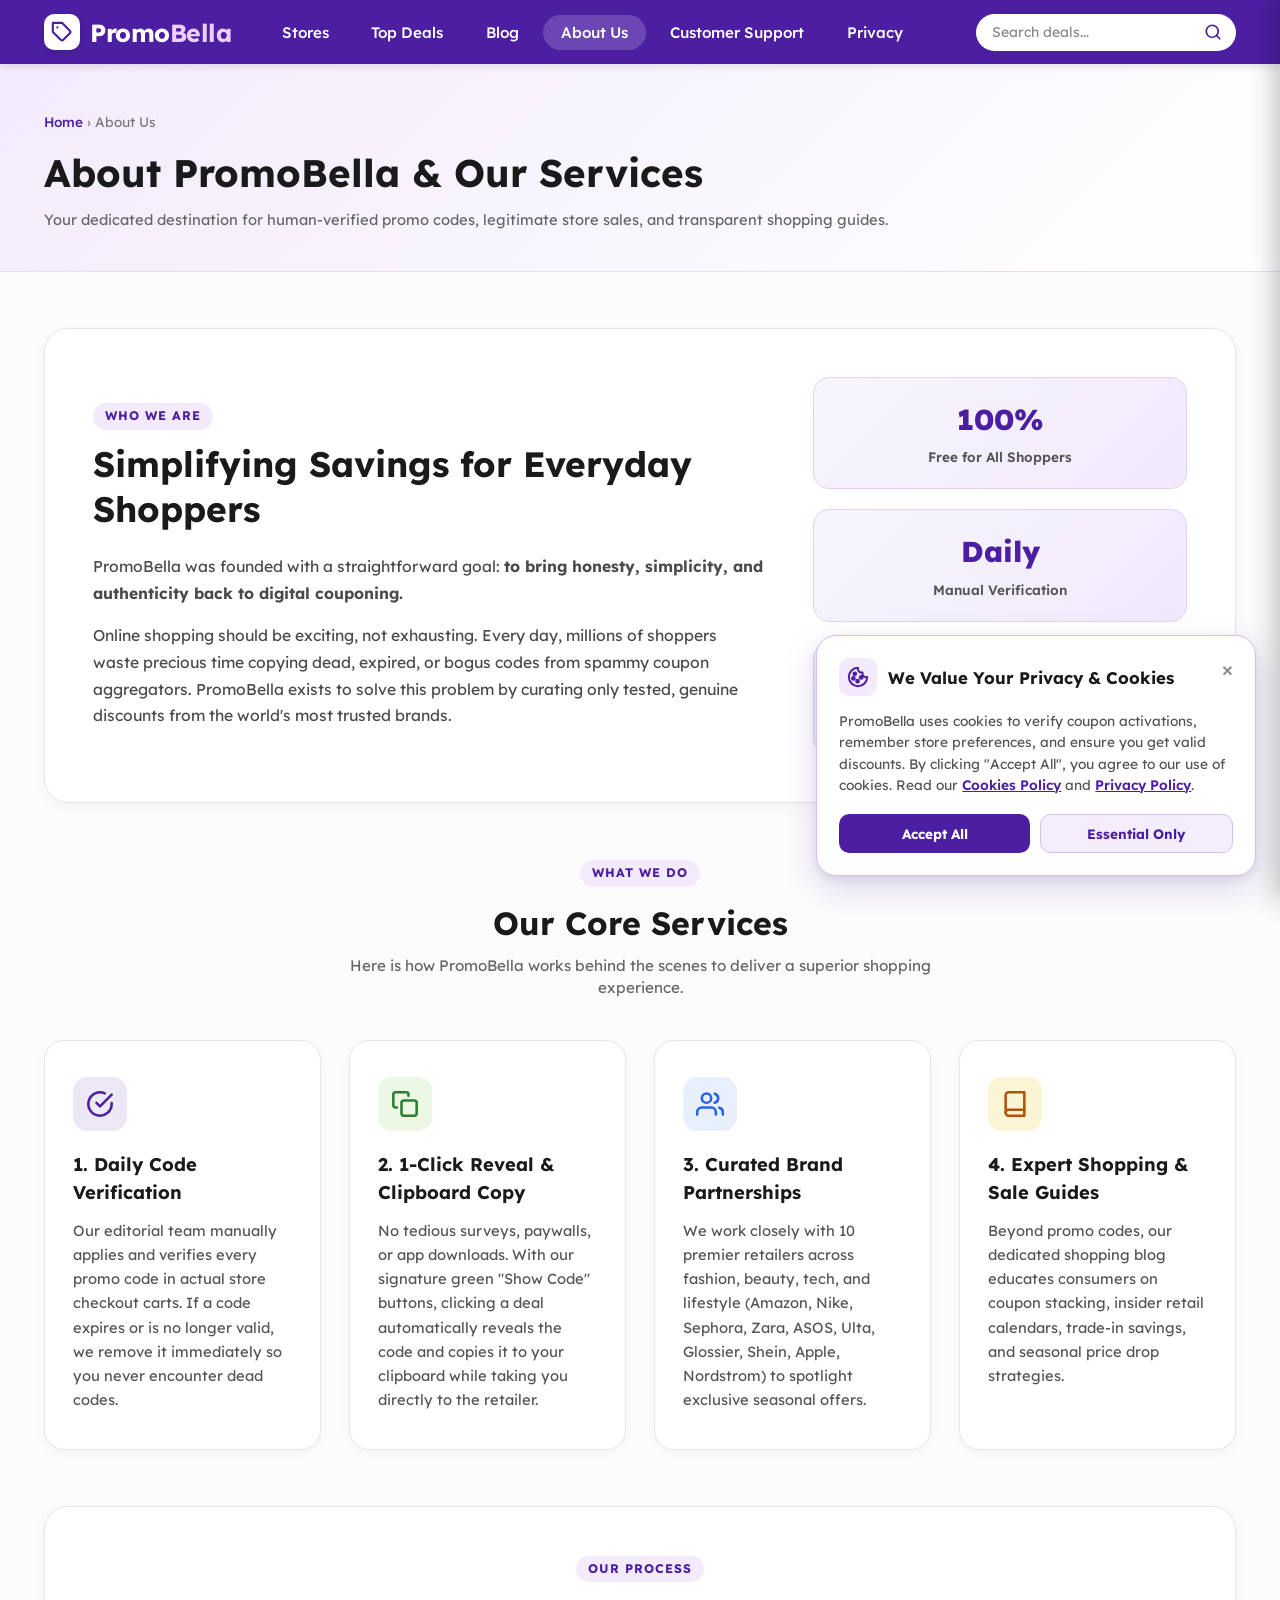
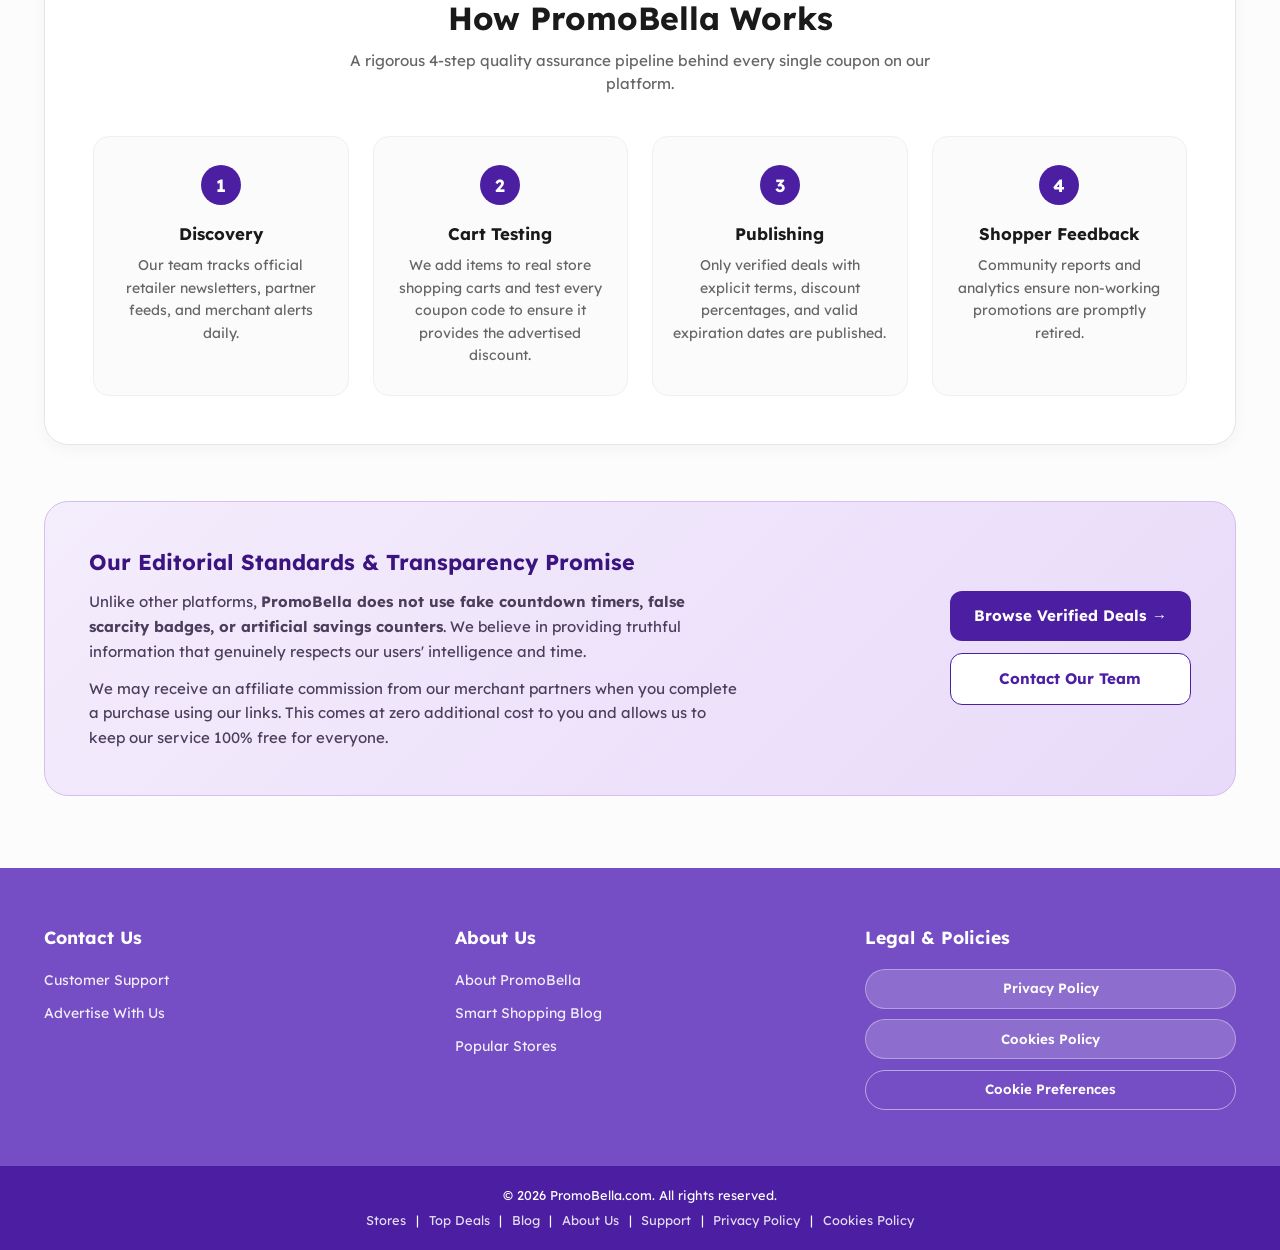
<file: about.html>
<!DOCTYPE html>
<html lang="en">
<head>
  <meta charset="UTF-8">
  <meta name="viewport" content="width=device-width, initial-scale=1.0">
  <meta name="description" content="About PromoBella - Learn about our mission, services, daily verification process, and how we bring you real coupon savings.">
  <title>About Us &amp; Our Services | PromoBella.com</title>
  <link rel="preconnect" href="https://fonts.googleapis.com">
  <link rel="preconnect" href="https://fonts.gstatic.com" crossorigin>
  <link href="https://fonts.googleapis.com/css2?family=Lexend:wght@400;500;600;700&display=swap" rel="stylesheet">
  <link rel="icon" type="image/svg+xml" href="favicon.svg">
  <link rel="apple-touch-icon" href="favicon.svg">
  <link rel="stylesheet" href="style.css">
</head>
<body>

  <!-- Site Header -->
  <header class="site-header">
    <div class="container">
      <div class="site-header__left">
        <a href="index.html" class="site-header__logo">
          <div class="site-header__logo-badge">
            <svg width="22" height="22" viewBox="0 0 24 24" fill="none" stroke="currentColor" stroke-width="2.3" stroke-linecap="round" stroke-linejoin="round">
              <path d="M20.59 13.41l-7.17 7.17a2 2 0 0 1-2.83 0L2 12V2h10l8.59 8.59a2 2 0 0 1 0 2.82z"></path>
              <line x1="7" y1="7" x2="7.01" y2="7"></line>
            </svg>
          </div>
          <span class="logo-title">Promo<span>Bella</span></span>
        </a>
        <nav class="site-header__nav" id="mainNav">
          <ul class="site-header__menu">
            <li><a href="index.html#stores">Stores</a></li>
            <li><a href="index.html#deals">Top Deals</a></li>
            <li><a href="blog.html">Blog</a></li>
            <li><a href="about.html" class="active">About Us</a></li>
            <li><a href="support.html">Customer Support</a></li>
            <li><a href="privacy-policy.html">Privacy</a></li>
          </ul>
        </nav>
      </div>

      <div class="site-header__right">
        <div class="site-header__search">
          <div class="site-header__searchbox">
            <input placeholder="Search deals..." id="searchKey" type="text" autocomplete="off" />
            <button type="button" id="searchBtn" aria-label="Search">
              <svg width="18" height="18" viewBox="0 0 24 24" fill="none" stroke="#4c1fa2" stroke-width="2.3" stroke-linecap="round" stroke-linejoin="round">
                <circle cx="11" cy="11" r="8"></circle>
                <line x1="21" y1="21" x2="16.65" y2="16.65"></line>
              </svg>
            </button>
          </div>
        </div>
        <button class="site-header__toggle" id="menuToggle" aria-label="Toggle navigation">☰</button>
      </div>

      <!-- Mobile Nav Drawer -->
      <div class="site-header__mobile-nav" id="mobileNav">
        <button class="site-header__mobile-close" id="mobileCloseBtn" aria-label="Close menu">&times;</button>
        <ul class="site-header__menu--mobile">
          <li><a href="index.html#stores" class="mobile-link">Stores</a></li>
          <li><a href="index.html#deals" class="mobile-link">Top Deals</a></li>
          <li><a href="blog.html" class="mobile-link">Smart Shopping Blog</a></li>
          <li><a href="about.html" class="mobile-link">About Us</a></li>
          <li><a href="support.html" class="mobile-link">Customer Support</a></li>
          <li><a href="privacy-policy.html" class="mobile-link">Privacy Policy</a></li>
          <li><a href="cookies-policy.html" class="mobile-link">Cookies Policy</a></li>
        </ul>
      </div>
    </div>
  </header>

  <!-- Page Breadcrumb Banner -->
  <section class="page-banner">
    <div class="container">
      <div class="breadcrumb">
        <a href="index.html">Home</a> &rsaquo; <span>About Us</span>
      </div>
      <h1 class="page-title">About PromoBella &amp; Our Services</h1>
      <p class="page-subtitle">Your dedicated destination for human-verified promo codes, legitimate store sales, and transparent shopping guides.</p>
    </div>
  </section>

  <!-- Main About Content -->
  <main class="page-content-wrapper">
    <div class="container">

      <!-- About Story / Intro Section -->
      <div class="about-hero-card">
        <div class="about-hero-card__text">
          <span class="section-tag">WHO WE ARE</span>
          <h2>Simplifying Savings for Everyday Shoppers</h2>
          <p>PromoBella was founded with a straightforward goal: <strong>to bring honesty, simplicity, and authenticity back to digital couponing.</strong></p>
          <p>Online shopping should be exciting, not exhausting. Every day, millions of shoppers waste precious time copying dead, expired, or bogus codes from spammy coupon aggregators. PromoBella exists to solve this problem by curating only tested, genuine discounts from the world's most trusted brands.</p>
        </div>
        <div class="about-hero-card__graphic">
          <div class="about-stats-pill">
            <span class="stat-num">100%</span>
            <span class="stat-label">Free for All Shoppers</span>
          </div>
          <div class="about-stats-pill">
            <span class="stat-num">Daily</span>
            <span class="stat-label">Manual Verification</span>
          </div>
          <div class="about-stats-pill">
            <span class="stat-num">10 Top</span>
            <span class="stat-label">Verified Brand Partners</span>
          </div>
        </div>
      </div>

      <!-- Our Services Section -->
      <div class="about-services-section">
        <div class="section-header-center">
          <span class="section-tag">WHAT WE DO</span>
          <h2>Our Core Services</h2>
          <p>Here is how PromoBella works behind the scenes to deliver a superior shopping experience.</p>
        </div>

        <div class="services-grid">

          <!-- Service 1 -->
          <div class="service-box">
            <div class="service-icon-wrapper" style="background: rgba(76, 31, 162, 0.1); color: #4c1fa2;">
              <svg width="28" height="28" viewBox="0 0 24 24" fill="none" stroke="currentColor" stroke-width="2.2" stroke-linecap="round" stroke-linejoin="round">
                <path d="M22 11.08V12a10 10 0 1 1-5.93-9.14"></path>
                <polyline points="22 4 12 14.01 9 11.01"></polyline>
              </svg>
            </div>
            <h3>1. Daily Code Verification</h3>
            <p>Our editorial team manually applies and verifies every promo code in actual store checkout carts. If a code expires or is no longer valid, we remove it immediately so you never encounter dead codes.</p>
          </div>

          <!-- Service 2 -->
          <div class="service-box">
            <div class="service-icon-wrapper" style="background: rgba(128, 209, 78, 0.15); color: #2e7d32;">
              <svg width="28" height="28" viewBox="0 0 24 24" fill="none" stroke="currentColor" stroke-width="2.2" stroke-linecap="round" stroke-linejoin="round">
                <rect x="9" y="9" width="13" height="13" rx="2" ry="2"></rect>
                <path d="M5 15H4a2 2 0 0 1-2-2V4a2 2 0 0 1 2-2h9a2 2 0 0 1 2 2v1"></path>
              </svg>
            </div>
            <h3>2. 1-Click Reveal &amp; Clipboard Copy</h3>
            <p>No tedious surveys, paywalls, or app downloads. With our signature green "Show Code" buttons, clicking a deal automatically reveals the code and copies it to your clipboard while taking you directly to the retailer.</p>
          </div>

          <!-- Service 3 -->
          <div class="service-box">
            <div class="service-icon-wrapper" style="background: rgba(37, 99, 235, 0.1); color: #2563eb;">
              <svg width="28" height="28" viewBox="0 0 24 24" fill="none" stroke="currentColor" stroke-width="2.2" stroke-linecap="round" stroke-linejoin="round">
                <path d="M17 21v-2a4 4 0 0 0-4-4H5a4 4 0 0 0-4 4v2"></path>
                <circle cx="9" cy="7" r="4"></circle>
                <path d="M23 21v-2a4 4 0 0 0-3-3.87"></path>
                <path d="M16 3.13a4 4 0 0 1 0 7.75"></path>
              </svg>
            </div>
            <h3>3. Curated Brand Partnerships</h3>
            <p>We work closely with 10 premier retailers across fashion, beauty, tech, and lifestyle (Amazon, Nike, Sephora, Zara, ASOS, Ulta, Glossier, Shein, Apple, Nordstrom) to spotlight exclusive seasonal offers.</p>
          </div>

          <!-- Service 4 -->
          <div class="service-box">
            <div class="service-icon-wrapper" style="background: rgba(240, 202, 40, 0.2); color: #b45309;">
              <svg width="28" height="28" viewBox="0 0 24 24" fill="none" stroke="currentColor" stroke-width="2.2" stroke-linecap="round" stroke-linejoin="round">
                <path d="M4 19.5A2.5 2.5 0 0 1 6.5 17H20"></path>
                <path d="M6.5 2H20v20H6.5A2.5 2.5 0 0 1 4 19.5v-15A2.5 2.5 0 0 1 6.5 2z"></path>
              </svg>
            </div>
            <h3>4. Expert Shopping &amp; Sale Guides</h3>
            <p>Beyond promo codes, our dedicated shopping blog educates consumers on coupon stacking, insider retail calendars, trade-in savings, and seasonal price drop strategies.</p>
          </div>

        </div>
      </div>

      <!-- How It Works Process Pipeline -->
      <div class="about-process-card">
        <div class="section-header-center">
          <span class="section-tag">OUR PROCESS</span>
          <h2>How PromoBella Works</h2>
          <p>A rigorous 4-step quality assurance pipeline behind every single coupon on our platform.</p>
        </div>

        <div class="process-steps-grid">
          <div class="step-card">
            <div class="step-number">1</div>
            <h4>Discovery</h4>
            <p>Our team tracks official retailer newsletters, partner feeds, and merchant alerts daily.</p>
          </div>
          <div class="step-card">
            <div class="step-number">2</div>
            <h4>Cart Testing</h4>
            <p>We add items to real store shopping carts and test every coupon code to ensure it provides the advertised discount.</p>
          </div>
          <div class="step-card">
            <div class="step-number">3</div>
            <h4>Publishing</h4>
            <p>Only verified deals with explicit terms, discount percentages, and valid expiration dates are published.</p>
          </div>
          <div class="step-card">
            <div class="step-number">4</div>
            <h4>Shopper Feedback</h4>
            <p>Community reports and analytics ensure non-working promotions are promptly retired.</p>
          </div>
        </div>
      </div>

      <!-- Transparency & Editorial Standards -->
      <div class="transparency-card">
        <div class="transparency-content">
          <h3>Our Editorial Standards &amp; Transparency Promise</h3>
          <p>Unlike other platforms, <strong>PromoBella does not use fake countdown timers, false scarcity badges, or artificial savings counters</strong>. We believe in providing truthful information that genuinely respects our users' intelligence and time.</p>
          <p>We may receive an affiliate commission from our merchant partners when you complete a purchase using our links. This comes at zero additional cost to you and allows us to keep our service 100% free for everyone.</p>
        </div>
        <div class="transparency-actions">
          <a href="index.html#deals" class="btn-primary-purple">Browse Verified Deals &rarr;</a>
          <a href="support.html" class="btn-secondary-outline">Contact Our Team</a>
        </div>
      </div>

    </div>
  </main>

  <!-- Site Footer (Two-Tone Purple Theme) -->
  <footer class="site-footer">
    <div class="site-footer__top">
      <div class="container">
        <div class="site-footer__columns">
          <div class="site-footer__column">
            <h4>Contact Us</h4>
            <ul>
              <li><a href="support.html">Customer Support</a></li>
              <li><a href="support.html#partnership">Advertise With Us</a></li>
            </ul>
          </div>
          <div class="site-footer__column">
            <h4>About Us</h4>
            <ul>
              <li><a href="about.html">About PromoBella</a></li>
              <li><a href="blog.html">Smart Shopping Blog</a></li>
              <li><a href="index.html#stores">Popular Stores</a></li>
            </ul>
          </div>
          <div class="site-footer__column">
            <h4>Legal &amp; Policies</h4>
            <div class="footer-policy-actions">
              <a href="privacy-policy.html" class="footer-btn">Privacy Policy</a>
              <a href="cookies-policy.html" class="footer-btn">Cookies Policy</a>
              <button type="button" class="footer-btn cookie-pref-btn">Cookie Preferences</button>
            </div>
          </div>
        </div>
      </div>
    </div>
    <div class="site-footer__bottom">
      <p>&copy; 2026 PromoBella.com. All rights reserved.</p>
      <div class="site-footer__fineprint-link">
        <a href="index.html#stores">Stores</a>
        | <a href="index.html#deals">Top Deals</a>
        | <a href="blog.html">Blog</a>
        | <a href="about.html">About Us</a>
        | <a href="support.html">Support</a>
        | <a href="privacy-policy.html">Privacy Policy</a>
        | <a href="cookies-policy.html">Cookies Policy</a>
      </div>
    </div>
  </footer>

  <script src="script.js"></script>
</body>
</html>
</file>
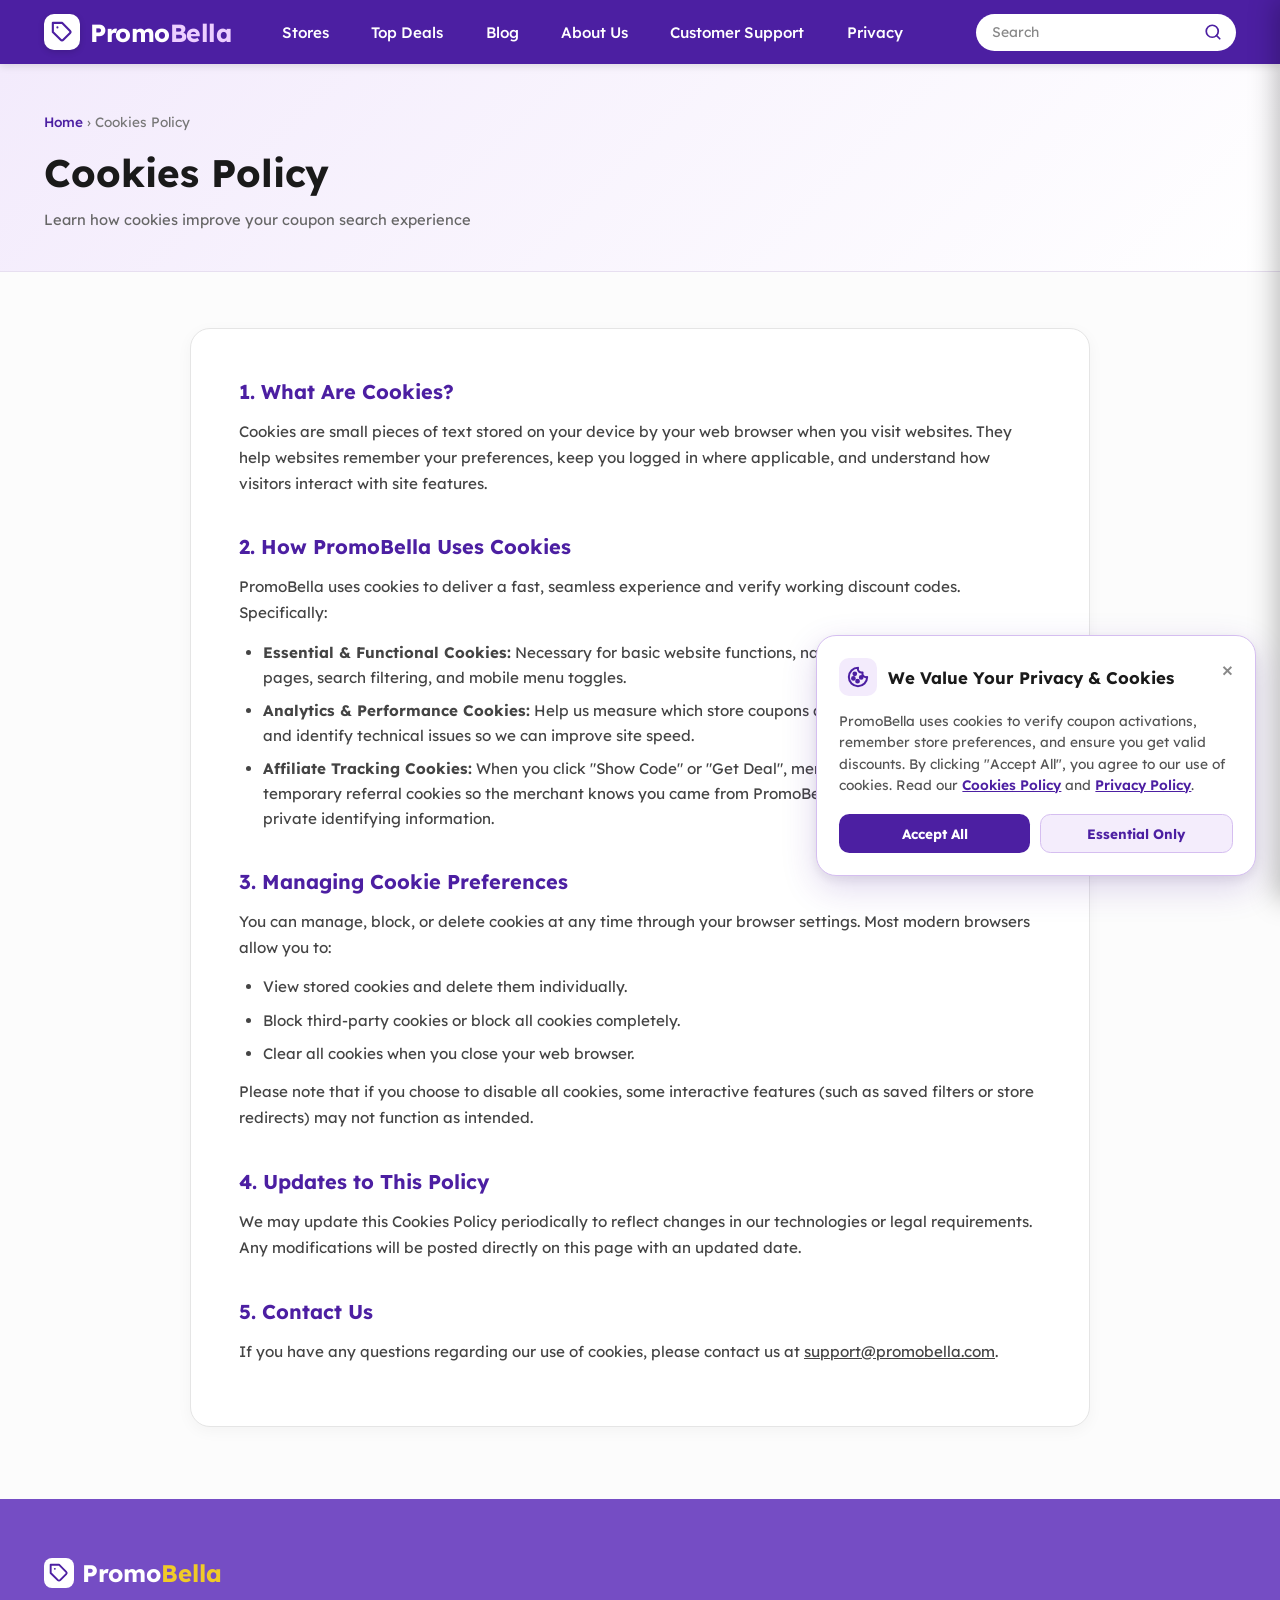
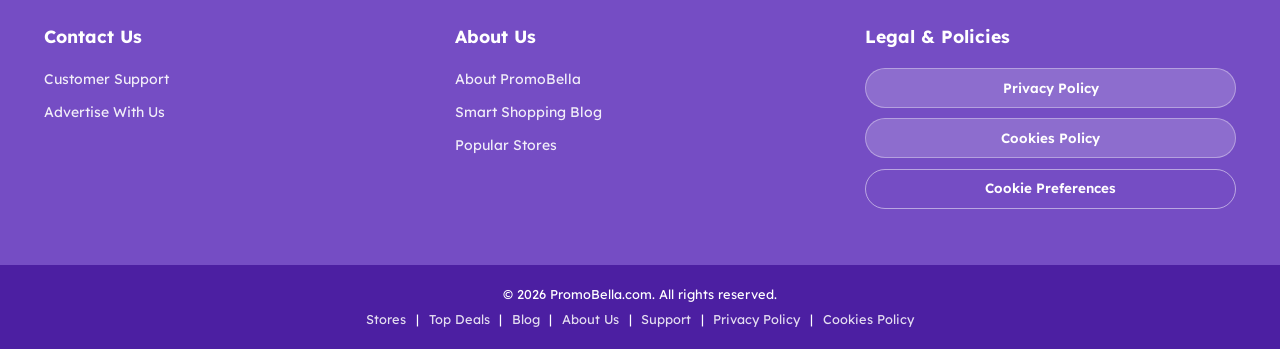
<file: cookies-policy.html>
<!DOCTYPE html>
<html lang="en">
<head>
  <meta charset="UTF-8">
  <meta name="viewport" content="width=device-width, initial-scale=1.0">
  <meta name="description" content="Cookies Policy - PromoBella. Learn how cookies are used to provide verified coupon codes and shopping discounts.">
  <title>Cookies Policy | PromoBella.com</title>
  <link rel="preconnect" href="https://fonts.googleapis.com">
  <link rel="preconnect" href="https://fonts.gstatic.com" crossorigin>
  <link href="https://fonts.googleapis.com/css2?family=Lexend:wght@400;500;600;700&display=swap" rel="stylesheet">
  <link rel="icon" type="image/svg+xml" href="favicon.svg">
  <link rel="apple-touch-icon" href="favicon.svg">
  <link rel="stylesheet" href="style.css">
</head>
<body>

  <!-- Site Header -->
  <header class="site-header">
    <div class="container">
      <div class="site-header__left">
        <a href="index.html" class="site-header__logo">
          <div class="site-header__logo-badge">
            <svg width="22" height="22" viewBox="0 0 24 24" fill="none" stroke="currentColor" stroke-width="2.3" stroke-linecap="round" stroke-linejoin="round">
              <path d="M20.59 13.41l-7.17 7.17a2 2 0 0 1-2.83 0L2 12V2h10l8.59 8.59a2 2 0 0 1 0 2.82z"></path>
              <line x1="7" y1="7" x2="7.01" y2="7"></line>
            </svg>
          </div>
          <span class="logo-title">Promo<span>Bella</span></span>
        </a>
        <nav class="site-header__nav" id="mainNav">
          <ul class="site-header__menu">
            <li><a href="index.html#stores">Stores</a></li>
            <li><a href="index.html#deals">Top Deals</a></li>
            <li><a href="blog.html">Blog</a></li>
            <li><a href="about.html">About Us</a></li>
            <li><a href="support.html">Customer Support</a></li>
            <li><a href="privacy-policy.html">Privacy</a></li>
          </ul>
        </nav>
      </div>

      <div class="site-header__right">
        <div class="site-header__search">
          <div class="site-header__searchbox">
            <input placeholder="Search" id="searchKey" type="text" autocomplete="off" />
            <button type="button" id="searchBtn" aria-label="Search">
              <svg width="18" height="18" viewBox="0 0 24 24" fill="none" stroke="#4c1fa2" stroke-width="2.3" stroke-linecap="round" stroke-linejoin="round">
                <circle cx="11" cy="11" r="8"></circle>
                <line x1="21" y1="21" x2="16.65" y2="16.65"></line>
              </svg>
            </button>
          </div>
        </div>
        <button class="site-header__toggle" id="menuToggle" aria-label="Toggle navigation">☰</button>
      </div>

      <!-- Mobile Nav Drawer -->
      <div class="site-header__mobile-nav" id="mobileNav">
        <button class="site-header__mobile-close" id="mobileCloseBtn" aria-label="Close menu">&times;</button>
        <ul class="site-header__menu--mobile">
          <li><a href="index.html#stores" class="mobile-link">Stores</a></li>
          <li><a href="index.html#deals" class="mobile-link">Top Deals</a></li>
          <li><a href="blog.html" class="mobile-link">Smart Shopping Blog</a></li>
          <li><a href="about.html" class="mobile-link">About Us</a></li>
          <li><a href="support.html" class="mobile-link">Customer Support</a></li>
          <li><a href="privacy-policy.html" class="mobile-link">Privacy Policy</a></li>
          <li><a href="cookies-policy.html" class="mobile-link">Cookies Policy</a></li>
        </ul>
      </div>
    </div>
  </header>

  <!-- Page Breadcrumb Banner -->
  <section class="page-banner">
    <div class="container">
      <div class="breadcrumb">
        <a href="index.html">Home</a> &rsaquo; <span>Cookies Policy</span>
      </div>
      <h1 class="page-title">Cookies Policy</h1>
      <p class="page-subtitle">Learn how cookies improve your coupon search experience</p>
    </div>
  </section>

  <!-- Proper Policy Page Content -->
  <main class="page-content-wrapper">
    <div class="container">
      <article class="policy-card">
        <section class="policy-section">
          <h2>1. What Are Cookies?</h2>
          <p>Cookies are small pieces of text stored on your device by your web browser when you visit websites. They help websites remember your preferences, keep you logged in where applicable, and understand how visitors interact with site features.</p>
        </section>

        <section class="policy-section">
          <h2>2. How PromoBella Uses Cookies</h2>
          <p>PromoBella uses cookies to deliver a fast, seamless experience and verify working discount codes. Specifically:</p>
          <ul>
            <li><strong>Essential &amp; Functional Cookies:</strong> Necessary for basic website functions, navigation between store pages, search filtering, and mobile menu toggles.</li>
            <li><strong>Analytics &amp; Performance Cookies:</strong> Help us measure which store coupons are clicked most frequently and identify technical issues so we can improve site speed.</li>
            <li><strong>Affiliate Tracking Cookies:</strong> When you click "Show Code" or "Get Deal", merchant affiliate networks set temporary referral cookies so the merchant knows you came from PromoBella. These cookies do not store private identifying information.</li>
          </ul>
        </section>

        <section class="policy-section">
          <h2>3. Managing Cookie Preferences</h2>
          <p>You can manage, block, or delete cookies at any time through your browser settings. Most modern browsers allow you to:</p>
          <ul>
            <li>View stored cookies and delete them individually.</li>
            <li>Block third-party cookies or block all cookies completely.</li>
            <li>Clear all cookies when you close your web browser.</li>
          </ul>
          <p>Please note that if you choose to disable all cookies, some interactive features (such as saved filters or store redirects) may not function as intended.</p>
        </section>

        <section class="policy-section">
          <h2>4. Updates to This Policy</h2>
          <p>We may update this Cookies Policy periodically to reflect changes in our technologies or legal requirements. Any modifications will be posted directly on this page with an updated date.</p>
        </section>

        <section class="policy-section">
          <h2>5. Contact Us</h2>
          <p>If you have any questions regarding our use of cookies, please contact us at <a href="mailto:support@promobella.com"><u>support@promobella.com</u></a>.</p>
        </section>
      </article>
    </div>
  </main>

  <!-- Site Footer -->
  <footer class="site-footer">
    <div class="site-footer__top">
      <div class="container">
        <div class="site-footer__brand">
          <a href="index.html" class="site-footer__logo">
            <div class="site-footer__logo-badge">
              <svg width="20" height="20" viewBox="0 0 24 24" fill="none" stroke="currentColor" stroke-width="2.3" stroke-linecap="round" stroke-linejoin="round">
                <path d="M20.59 13.41l-7.17 7.17a2 2 0 0 1-2.83 0L2 12V2h10l8.59 8.59a2 2 0 0 1 0 2.82z"></path>
                <line x1="7" y1="7" x2="7.01" y2="7"></line>
              </svg>
            </div>
            <span class="footer-logo-title">Promo<span>Bella</span></span>
          </a>
        </div>
        <div class="site-footer__columns">
          <div class="site-footer__column">
            <h4>Contact Us</h4>
            <ul>
              <li><a href="support.html">Customer Support</a></li>
              <li><a href="support.html#partnership">Advertise With Us</a></li>
            </ul>
          </div>
          <div class="site-footer__column">
            <h4>About Us</h4>
            <ul>
              <li><a href="about.html">About PromoBella</a></li>
              <li><a href="blog.html">Smart Shopping Blog</a></li>
              <li><a href="index.html#stores">Popular Stores</a></li>
            </ul>
          </div>
          <div class="site-footer__column">
            <h4>Legal &amp; Policies</h4>
            <div class="footer-policy-actions">
              <a href="privacy-policy.html" class="footer-btn">Privacy Policy</a>
              <a href="cookies-policy.html" class="footer-btn">Cookies Policy</a>
              <button type="button" class="footer-btn cookie-pref-btn">Cookie Preferences</button>
            </div>
          </div>
        </div>
      </div>
    </div>
    <div class="site-footer__bottom">
      <p>&copy; 2026 PromoBella.com. All rights reserved.</p>
      <div class="site-footer__fineprint-link">
        <a href="index.html#stores">Stores</a>
        | <a href="index.html#deals">Top Deals</a>
        | <a href="blog.html">Blog</a>
        | <a href="about.html">About Us</a>
        | <a href="support.html">Support</a>
        | <a href="privacy-policy.html">Privacy Policy</a>
        | <a href="cookies-policy.html">Cookies Policy</a>
      </div>
    </div>
  </footer>

  <script src="script.js"></script>
</body>
</html>
</file>
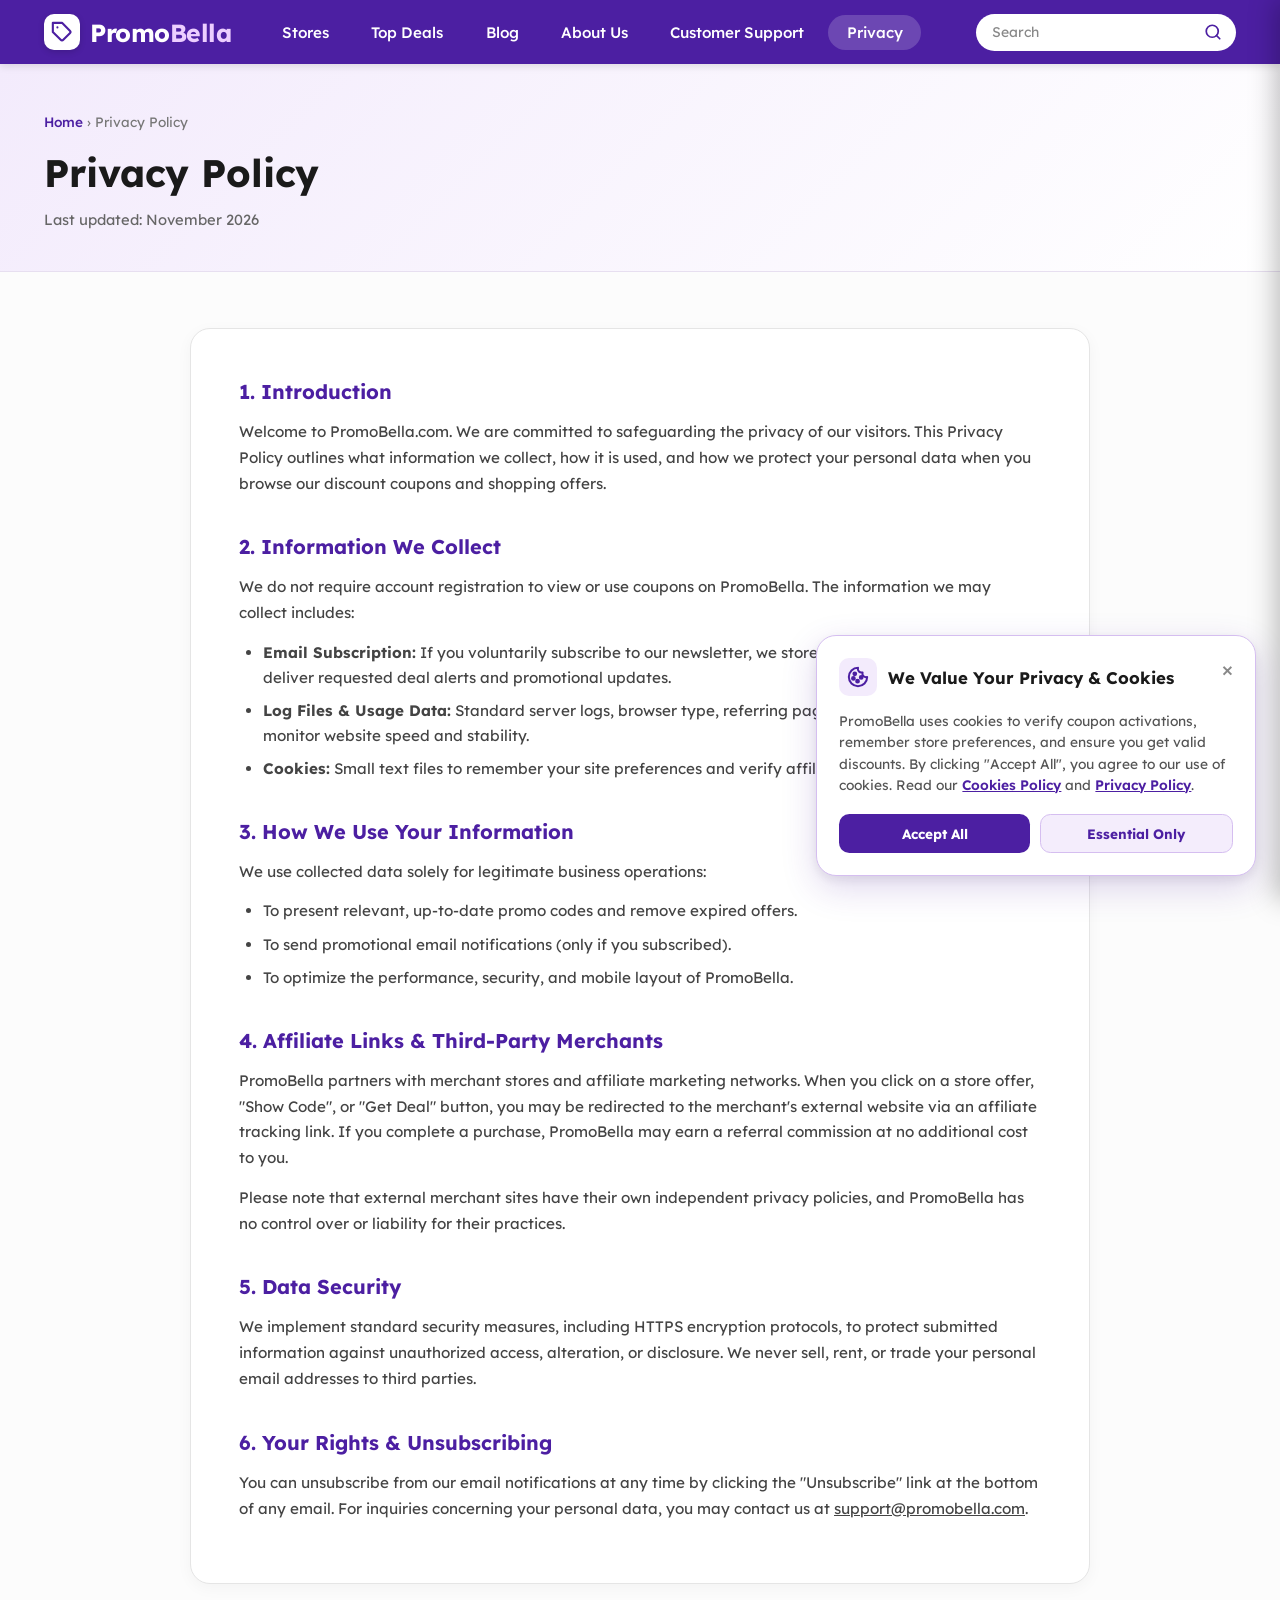
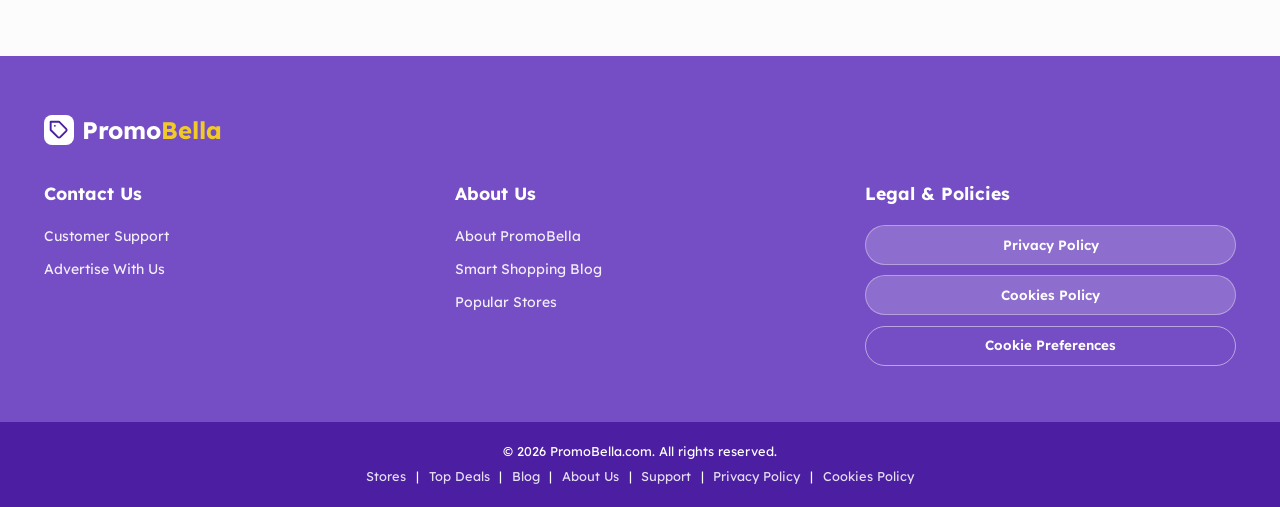
<file: privacy-policy.html>
<!DOCTYPE html>
<html lang="en">
<head>
  <meta charset="UTF-8">
  <meta name="viewport" content="width=device-width, initial-scale=1.0">
  <meta name="description" content="Privacy Policy - PromoBella. Learn how we handle your information and respect your privacy.">
  <title>Privacy Policy | PromoBella.com</title>
  <link rel="preconnect" href="https://fonts.googleapis.com">
  <link rel="preconnect" href="https://fonts.gstatic.com" crossorigin>
  <link href="https://fonts.googleapis.com/css2?family=Lexend:wght@400;500;600;700&display=swap" rel="stylesheet">
  <link rel="icon" type="image/svg+xml" href="favicon.svg">
  <link rel="apple-touch-icon" href="favicon.svg">
  <link rel="stylesheet" href="style.css">
</head>
<body>

  <!-- Site Header -->
  <header class="site-header">
    <div class="container">
      <div class="site-header__left">
        <a href="index.html" class="site-header__logo">
          <div class="site-header__logo-badge">
            <svg width="22" height="22" viewBox="0 0 24 24" fill="none" stroke="currentColor" stroke-width="2.3" stroke-linecap="round" stroke-linejoin="round">
              <path d="M20.59 13.41l-7.17 7.17a2 2 0 0 1-2.83 0L2 12V2h10l8.59 8.59a2 2 0 0 1 0 2.82z"></path>
              <line x1="7" y1="7" x2="7.01" y2="7"></line>
            </svg>
          </div>
          <span class="logo-title">Promo<span>Bella</span></span>
        </a>
        <nav class="site-header__nav" id="mainNav">
          <ul class="site-header__menu">
            <li><a href="index.html#stores">Stores</a></li>
            <li><a href="index.html#deals">Top Deals</a></li>
            <li><a href="blog.html">Blog</a></li>
            <li><a href="about.html">About Us</a></li>
            <li><a href="support.html">Customer Support</a></li>
            <li><a href="privacy-policy.html" class="active">Privacy</a></li>
          </ul>
        </nav>
      </div>

      <div class="site-header__right">
        <div class="site-header__search">
          <div class="site-header__searchbox">
            <input placeholder="Search" id="searchKey" type="text" autocomplete="off" />
            <button type="button" id="searchBtn" aria-label="Search">
              <svg width="18" height="18" viewBox="0 0 24 24" fill="none" stroke="#4c1fa2" stroke-width="2.3" stroke-linecap="round" stroke-linejoin="round">
                <circle cx="11" cy="11" r="8"></circle>
                <line x1="21" y1="21" x2="16.65" y2="16.65"></line>
              </svg>
            </button>
          </div>
        </div>
        <button class="site-header__toggle" id="menuToggle" aria-label="Toggle navigation">☰</button>
      </div>

      <!-- Mobile Nav Drawer -->
      <div class="site-header__mobile-nav" id="mobileNav">
        <button class="site-header__mobile-close" id="mobileCloseBtn" aria-label="Close menu">&times;</button>
        <ul class="site-header__menu--mobile">
          <li><a href="index.html#stores" class="mobile-link">Stores</a></li>
          <li><a href="index.html#deals" class="mobile-link">Top Deals</a></li>
          <li><a href="blog.html" class="mobile-link">Smart Shopping Blog</a></li>
          <li><a href="about.html" class="mobile-link">About Us</a></li>
          <li><a href="support.html" class="mobile-link">Customer Support</a></li>
          <li><a href="privacy-policy.html" class="mobile-link">Privacy Policy</a></li>
          <li><a href="cookies-policy.html" class="mobile-link">Cookies Policy</a></li>
        </ul>
      </div>
    </div>
  </header>

  <!-- Page Breadcrumb Banner -->
  <section class="page-banner">
    <div class="container">
      <div class="breadcrumb">
        <a href="index.html">Home</a> &rsaquo; <span>Privacy Policy</span>
      </div>
      <h1 class="page-title">Privacy Policy</h1>
      <p class="page-subtitle">Last updated: November 2026</p>
    </div>
  </section>

  <!-- Proper Policy Page Content -->
  <main class="page-content-wrapper">
    <div class="container">
      <article class="policy-card">
        <section class="policy-section">
          <h2>1. Introduction</h2>
          <p>Welcome to PromoBella.com. We are committed to safeguarding the privacy of our visitors. This Privacy Policy outlines what information we collect, how it is used, and how we protect your personal data when you browse our discount coupons and shopping offers.</p>
        </section>

        <section class="policy-section">
          <h2>2. Information We Collect</h2>
          <p>We do not require account registration to view or use coupons on PromoBella. The information we may collect includes:</p>
          <ul>
            <li><strong>Email Subscription:</strong> If you voluntarily subscribe to our newsletter, we store your email address solely to deliver requested deal alerts and promotional updates.</li>
            <li><strong>Log Files &amp; Usage Data:</strong> Standard server logs, browser type, referring pages, and device information to monitor website speed and stability.</li>
            <li><strong>Cookies:</strong> Small text files to remember your site preferences and verify affiliate coupon activations.</li>
          </ul>
        </section>

        <section class="policy-section">
          <h2>3. How We Use Your Information</h2>
          <p>We use collected data solely for legitimate business operations:</p>
          <ul>
            <li>To present relevant, up-to-date promo codes and remove expired offers.</li>
            <li>To send promotional email notifications (only if you subscribed).</li>
            <li>To optimize the performance, security, and mobile layout of PromoBella.</li>
          </ul>
        </section>

        <section class="policy-section">
          <h2>4. Affiliate Links &amp; Third-Party Merchants</h2>
          <p>PromoBella partners with merchant stores and affiliate marketing networks. When you click on a store offer, "Show Code", or "Get Deal" button, you may be redirected to the merchant's external website via an affiliate tracking link. If you complete a purchase, PromoBella may earn a referral commission at no additional cost to you.</p>
          <p>Please note that external merchant sites have their own independent privacy policies, and PromoBella has no control over or liability for their practices.</p>
        </section>

        <section class="policy-section">
          <h2>5. Data Security</h2>
          <p>We implement standard security measures, including HTTPS encryption protocols, to protect submitted information against unauthorized access, alteration, or disclosure. We never sell, rent, or trade your personal email addresses to third parties.</p>
        </section>

        <section class="policy-section">
          <h2>6. Your Rights &amp; Unsubscribing</h2>
          <p>You can unsubscribe from our email notifications at any time by clicking the "Unsubscribe" link at the bottom of any email. For inquiries concerning your personal data, you may contact us at <a href="mailto:support@promobella.com"><u>support@promobella.com</u></a>.</p>
        </section>
      </article>
    </div>
  </main>

  <!-- Site Footer -->
  <footer class="site-footer">
    <div class="site-footer__top">
      <div class="container">
        <div class="site-footer__brand">
          <a href="index.html" class="site-footer__logo">
            <div class="site-footer__logo-badge">
              <svg width="20" height="20" viewBox="0 0 24 24" fill="none" stroke="currentColor" stroke-width="2.3" stroke-linecap="round" stroke-linejoin="round">
                <path d="M20.59 13.41l-7.17 7.17a2 2 0 0 1-2.83 0L2 12V2h10l8.59 8.59a2 2 0 0 1 0 2.82z"></path>
                <line x1="7" y1="7" x2="7.01" y2="7"></line>
              </svg>
            </div>
            <span class="footer-logo-title">Promo<span>Bella</span></span>
          </a>
        </div>
        <div class="site-footer__columns">
          <div class="site-footer__column">
            <h4>Contact Us</h4>
            <ul>
              <li><a href="support.html">Customer Support</a></li>
              <li><a href="support.html#partnership">Advertise With Us</a></li>
            </ul>
          </div>
          <div class="site-footer__column">
            <h4>About Us</h4>
            <ul>
              <li><a href="about.html">About PromoBella</a></li>
              <li><a href="blog.html">Smart Shopping Blog</a></li>
              <li><a href="index.html#stores">Popular Stores</a></li>
            </ul>
          </div>
          <div class="site-footer__column">
            <h4>Legal &amp; Policies</h4>
            <div class="footer-policy-actions">
              <a href="privacy-policy.html" class="footer-btn">Privacy Policy</a>
              <a href="cookies-policy.html" class="footer-btn">Cookies Policy</a>
              <button type="button" class="footer-btn cookie-pref-btn">Cookie Preferences</button>
            </div>
          </div>
        </div>
      </div>
    </div>
    <div class="site-footer__bottom">
      <p>&copy; 2026 PromoBella.com. All rights reserved.</p>
      <div class="site-footer__fineprint-link">
        <a href="index.html#stores">Stores</a>
        | <a href="index.html#deals">Top Deals</a>
        | <a href="blog.html">Blog</a>
        | <a href="about.html">About Us</a>
        | <a href="support.html">Support</a>
        | <a href="privacy-policy.html">Privacy Policy</a>
        | <a href="cookies-policy.html">Cookies Policy</a>
      </div>
    </div>
  </footer>

  <script src="script.js"></script>
</body>
</html>
</file>
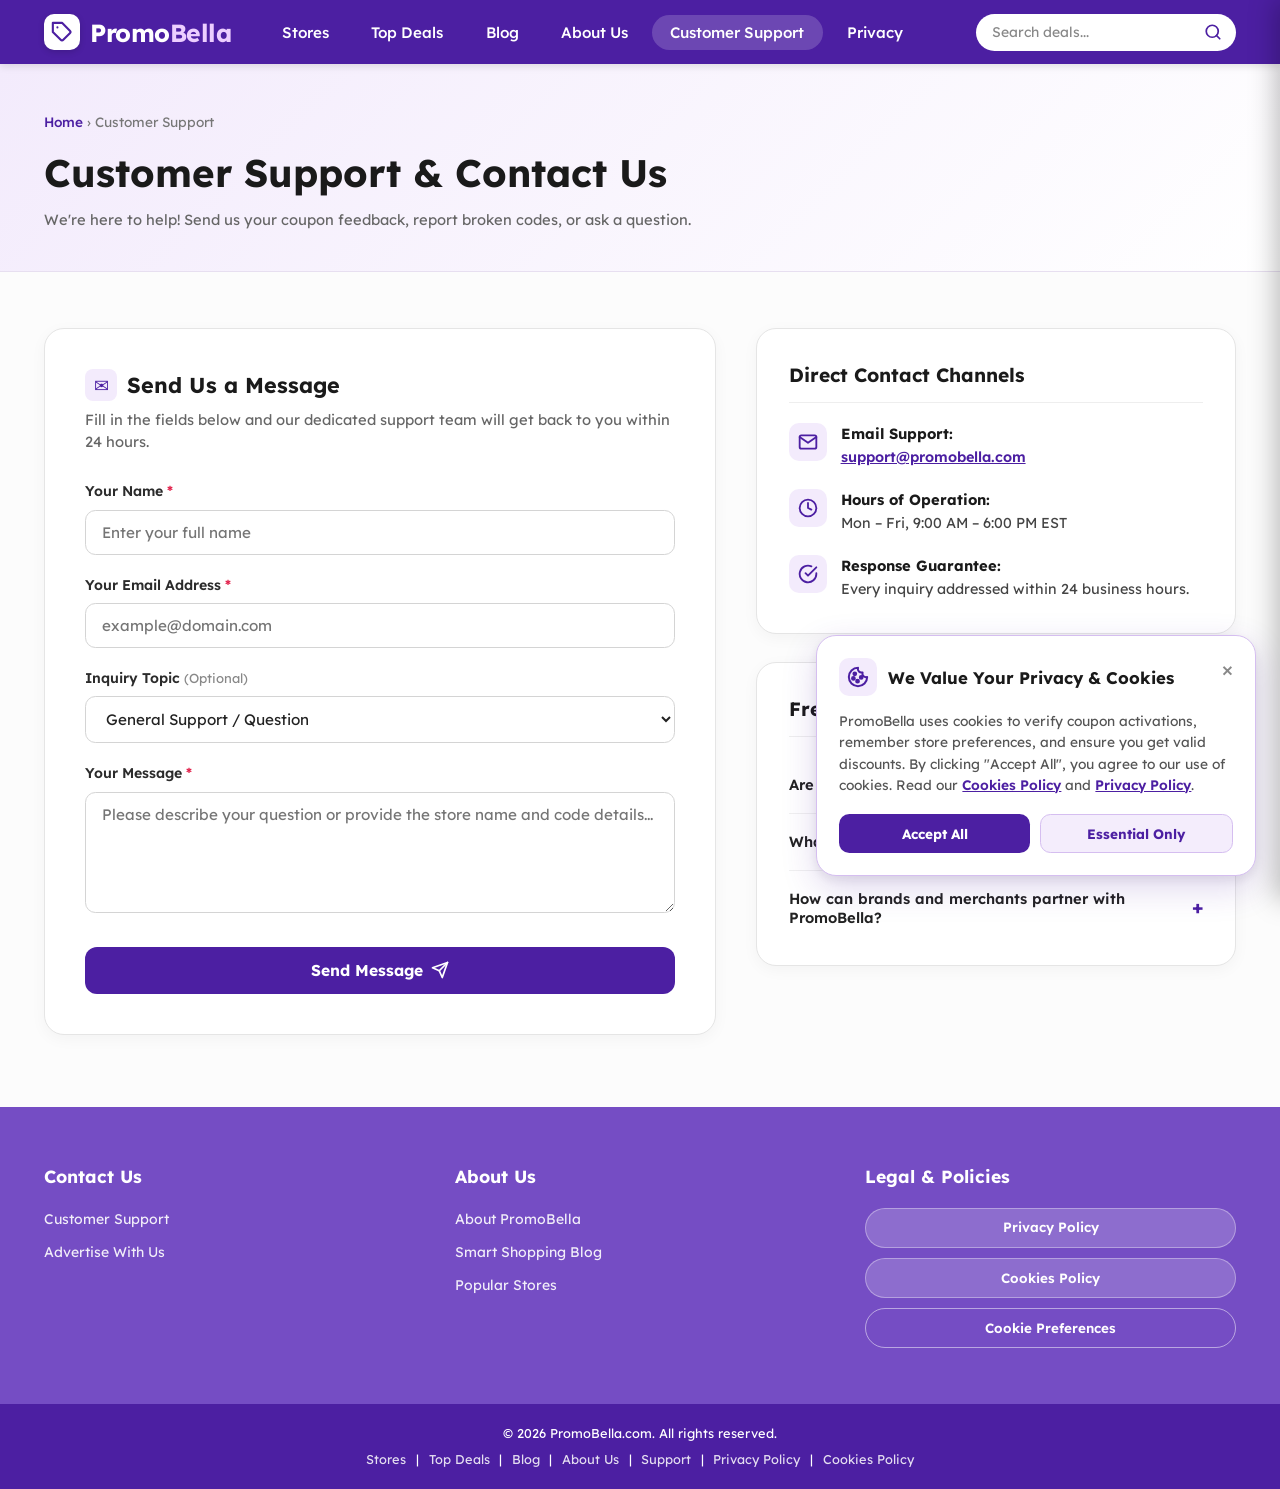
<file: support.html>
<!DOCTYPE html>
<html lang="en">
<head>
  <meta charset="UTF-8">
  <meta name="viewport" content="width=device-width, initial-scale=1.0">
  <meta name="description" content="Customer Support & Contact Us - PromoBella. Reach out with coupon inquiries, broken code reports, or partnership questions.">
  <title>Customer Support &amp; Contact Us | PromoBella.com</title>
  <link rel="preconnect" href="https://fonts.googleapis.com">
  <link rel="preconnect" href="https://fonts.gstatic.com" crossorigin>
  <link href="https://fonts.googleapis.com/css2?family=Lexend:wght@400;500;600;700&display=swap" rel="stylesheet">
  <link rel="icon" type="image/svg+xml" href="favicon.svg">
  <link rel="apple-touch-icon" href="favicon.svg">
  <link rel="stylesheet" href="style.css">
</head>
<body>

  <!-- Site Header -->
  <header class="site-header">
    <div class="container">
      <div class="site-header__left">
        <a href="index.html" class="site-header__logo">
          <div class="site-header__logo-badge">
            <svg width="22" height="22" viewBox="0 0 24 24" fill="none" stroke="currentColor" stroke-width="2.3" stroke-linecap="round" stroke-linejoin="round">
              <path d="M20.59 13.41l-7.17 7.17a2 2 0 0 1-2.83 0L2 12V2h10l8.59 8.59a2 2 0 0 1 0 2.82z"></path>
              <line x1="7" y1="7" x2="7.01" y2="7"></line>
            </svg>
          </div>
          <span class="logo-title">Promo<span>Bella</span></span>
        </a>
        <nav class="site-header__nav" id="mainNav">
          <ul class="site-header__menu">
            <li><a href="index.html#stores">Stores</a></li>
            <li><a href="index.html#deals">Top Deals</a></li>
            <li><a href="blog.html">Blog</a></li>
            <li><a href="about.html">About Us</a></li>
            <li><a href="support.html" class="active">Customer Support</a></li>
            <li><a href="privacy-policy.html">Privacy</a></li>
          </ul>
        </nav>
      </div>

      <div class="site-header__right">
        <div class="site-header__search">
          <div class="site-header__searchbox">
            <input placeholder="Search deals..." id="searchKey" type="text" autocomplete="off" />
            <button type="button" id="searchBtn" aria-label="Search">
              <svg width="18" height="18" viewBox="0 0 24 24" fill="none" stroke="#4c1fa2" stroke-width="2.3" stroke-linecap="round" stroke-linejoin="round">
                <circle cx="11" cy="11" r="8"></circle>
                <line x1="21" y1="21" x2="16.65" y2="16.65"></line>
              </svg>
            </button>
          </div>
        </div>
        <button class="site-header__toggle" id="menuToggle" aria-label="Toggle navigation">☰</button>
      </div>

      <!-- Mobile Nav Drawer -->
      <div class="site-header__mobile-nav" id="mobileNav">
        <button class="site-header__mobile-close" id="mobileCloseBtn" aria-label="Close menu">&times;</button>
        <ul class="site-header__menu--mobile">
          <li><a href="index.html#stores" class="mobile-link">Stores</a></li>
          <li><a href="index.html#deals" class="mobile-link">Top Deals</a></li>
          <li><a href="blog.html" class="mobile-link">Smart Shopping Blog</a></li>
          <li><a href="about.html" class="mobile-link">About Us</a></li>
          <li><a href="support.html" class="mobile-link">Customer Support</a></li>
          <li><a href="privacy-policy.html" class="mobile-link">Privacy Policy</a></li>
          <li><a href="cookies-policy.html" class="mobile-link">Cookies Policy</a></li>
        </ul>
      </div>
    </div>
  </header>

  <!-- Page Breadcrumb Banner -->
  <section class="page-banner">
    <div class="container">
      <div class="breadcrumb">
        <a href="index.html">Home</a> &rsaquo; <span>Customer Support</span>
      </div>
      <h1 class="page-title">Customer Support &amp; Contact Us</h1>
      <p class="page-subtitle">We're here to help! Send us your coupon feedback, report broken codes, or ask a question.</p>
    </div>
  </section>

  <!-- Main Support Content -->
  <main class="page-content-wrapper">
    <div class="container">
      <div class="contact-layout">

        <!-- Left Column: Contact Form -->
        <div class="contact-form-column">
          <div class="contact-form-card">
            <div class="form-header-badge">
              <span class="badge-icon">✉</span>
              <h3>Send Us a Message</h3>
            </div>
            <p class="form-intro-text">Fill in the fields below and our dedicated support team will get back to you within 24 hours.</p>

            <!-- Success Alert (Hidden by default) -->
            <div id="contactSuccessAlert" class="contact-success-alert" style="display: none;">
              <div class="alert-icon">✓</div>
              <div class="alert-text">
                <h4 id="successAlertTitle">Message Sent Successfully!</h4>
                <p id="successAlertMsg">Thank you! We have received your inquiry and our support team will reply to your email shortly.</p>
              </div>
            </div>

            <!-- Form -->
            <form id="customerSupportForm" class="contact-form" novalidate>
              <!-- Name Field -->
              <div class="form-group">
                <label for="contactName">Your Name <span class="required">*</span></label>
                <div class="input-with-icon">
                  <input type="text" id="contactName" name="name" class="form-control" placeholder="Enter your full name" required autocomplete="name" />
                </div>
                <span class="form-error" id="nameError">Please enter your name.</span>
              </div>

              <!-- Email Field -->
              <div class="form-group">
                <label for="contactEmail">Your Email Address <span class="required">*</span></label>
                <div class="input-with-icon">
                  <input type="email" id="contactEmail" name="email" class="form-control" placeholder="example@domain.com" required autocomplete="email" />
                </div>
                <span class="form-error" id="emailError">Please enter a valid email address.</span>
              </div>

              <!-- Subject / Reason Field -->
              <div class="form-group">
                <label for="contactSubject">Inquiry Topic <span class="optional">(Optional)</span></label>
                <select id="contactSubject" name="subject" class="form-select">
                  <option value="general">General Support / Question</option>
                  <option value="report-code">Report an Expired / Non-Working Coupon</option>
                  <option value="partnership">Merchant Partnership &amp; Advertising</option>
                  <option value="feedback">Website Feedback &amp; Suggestions</option>
                  <option value="other">Other Inquiry</option>
                </select>
              </div>

              <!-- Message Field -->
              <div class="form-group">
                <label for="contactMessage">Your Message <span class="required">*</span></label>
                <textarea id="contactMessage" name="message" class="form-control" rows="5" placeholder="Please describe your question or provide the store name and code details..." required></textarea>
                <span class="form-error" id="messageError">Please write your message (minimum 10 characters).</span>
              </div>

              <!-- Submit Button -->
              <button type="submit" class="contact-submit-btn" id="contactSubmitBtn">
                <span>Send Message</span>
                <svg width="18" height="18" viewBox="0 0 24 24" fill="none" stroke="currentColor" stroke-width="2.3" stroke-linecap="round" stroke-linejoin="round">
                  <line x1="22" y1="2" x2="11" y2="13"></line>
                  <polygon points="22 2 15 22 11 13 2 9 22 2"></polygon>
                </svg>
              </button>
            </form>
          </div>
        </div>

        <!-- Right Column: Direct Info & Quick FAQ -->
        <div class="contact-sidebar-column">

          <!-- Direct Contact Card -->
          <div class="support-info-card">
            <h3>Direct Contact Channels</h3>
            <ul class="support-contact-list">
              <li>
                <div class="support-icon">
                  <svg width="20" height="20" viewBox="0 0 24 24" fill="none" stroke="#4c1fa2" stroke-width="2.2" stroke-linecap="round" stroke-linejoin="round">
                    <path d="M4 4h16c1.1 0 2 .9 2 2v12c0 1.1-.9 2-2 2H4c-1.1 0-2-.9-2-2V6c0-1.1.9-2 2-2z"></path>
                    <polyline points="22,6 12,13 2,6"></polyline>
                  </svg>
                </div>
                <div>
                  <strong>Email Support:</strong>
                  <a href="mailto:support@promobella.com" class="support-link">support@promobella.com</a>
                </div>
              </li>
              <li>
                <div class="support-icon">
                  <svg width="20" height="20" viewBox="0 0 24 24" fill="none" stroke="#4c1fa2" stroke-width="2.2" stroke-linecap="round" stroke-linejoin="round">
                    <circle cx="12" cy="12" r="10"></circle>
                    <polyline points="12 6 12 12 16 14"></polyline>
                  </svg>
                </div>
                <div>
                  <strong>Hours of Operation:</strong>
                  <span>Mon &ndash; Fri, 9:00 AM &ndash; 6:00 PM EST</span>
                </div>
              </li>
              <li>
                <div class="support-icon">
                  <svg width="20" height="20" viewBox="0 0 24 24" fill="none" stroke="#4c1fa2" stroke-width="2.2" stroke-linecap="round" stroke-linejoin="round">
                    <path d="M22 11.08V12a10 10 0 1 1-5.93-9.14"></path>
                    <polyline points="22 4 12 14.01 9 11.01"></polyline>
                  </svg>
                </div>
                <div>
                  <strong>Response Guarantee:</strong>
                  <span>Every inquiry addressed within 24 business hours.</span>
                </div>
              </li>
            </ul>
          </div>

          <!-- Quick FAQ -->
          <div class="support-faq-card">
            <h3>Frequently Asked Questions</h3>

            <div class="faq-item">
              <button type="button" class="faq-question">
                <span>Are promo codes on PromoBella free to use?</span>
                <span class="faq-arrow">+</span>
              </button>
              <div class="faq-answer">
                <p>Yes, 100% free! You never have to pay, register, or enter credit card information to view and copy coupons on PromoBella.</p>
              </div>
            </div>

            <div class="faq-item">
              <button type="button" class="faq-question">
                <span>What should I do if a code fails at checkout?</span>
                <span class="faq-arrow">+</span>
              </button>
              <div class="faq-answer">
                <p>Retailers occasionally end promotions early or have minimum spend requirements. Please submit the store name and code via the contact form on this page so our verification team can test and update it immediately.</p>
              </div>
            </div>

            <div class="faq-item">
              <button type="button" class="faq-question">
                <span>How can brands and merchants partner with PromoBella?</span>
                <span class="faq-arrow">+</span>
              </button>
              <div class="faq-answer">
                <p>We welcome quality retail partnerships. Choose "Merchant Partnership" in the topic dropdown or email partners@promobella.com with your store details.</p>
              </div>
            </div>

          </div>

        </div>

      </div>
    </div>
  </main>

  <!-- Toast Notification -->
  <div id="toastMessage" class="toast"></div>

  <!-- Site Footer (Two-Tone Purple Theme) -->
  <footer class="site-footer">
    <div class="site-footer__top">
      <div class="container">
        <div class="site-footer__columns">
          <div class="site-footer__column">
            <h4>Contact Us</h4>
            <ul>
              <li><a href="support.html">Customer Support</a></li>
              <li><a href="support.html#partnership">Advertise With Us</a></li>
            </ul>
          </div>
          <div class="site-footer__column">
            <h4>About Us</h4>
            <ul>
              <li><a href="about.html">About PromoBella</a></li>
              <li><a href="blog.html">Smart Shopping Blog</a></li>
              <li><a href="index.html#stores">Popular Stores</a></li>
            </ul>
          </div>
          <div class="site-footer__column">
            <h4>Legal &amp; Policies</h4>
            <div class="footer-policy-actions">
              <a href="privacy-policy.html" class="footer-btn">Privacy Policy</a>
              <a href="cookies-policy.html" class="footer-btn">Cookies Policy</a>
              <button type="button" class="footer-btn cookie-pref-btn">Cookie Preferences</button>
            </div>
          </div>
        </div>
      </div>
    </div>
    <div class="site-footer__bottom">
      <p>&copy; 2026 PromoBella.com. All rights reserved.</p>
      <div class="site-footer__fineprint-link">
        <a href="index.html#stores">Stores</a>
        | <a href="index.html#deals">Top Deals</a>
        | <a href="blog.html">Blog</a>
        | <a href="about.html">About Us</a>
        | <a href="support.html">Support</a>
        | <a href="privacy-policy.html">Privacy Policy</a>
        | <a href="cookies-policy.html">Cookies Policy</a>
      </div>
    </div>
  </footer>

  <script src="script.js"></script>
</body>
</html>
</file>
<file: style.css>
/* ==========================================================================
   PromoBella.com - Stylesheet
   Directly matching HerPromoCodes structure, colors & aesthetic:
   - Primary Header & Footer: #4c1fa2 (Deep Royal Purple)
   - Secondary Footer: #754dc4
   - Coupon Button: #80d14e (Vibrant Green) with #26610c fold corner
   - Newsletter Feature: #f0ca28 (Warm Yellow)
   - Font: 'Lexend', sans-serif
   ========================================================================== */

*, *::before, *::after {
  box-sizing: border-box;
  margin: 0;
  padding: 0;
}

html {
  font-size: 16px;
  scroll-behavior: smooth;
  overflow-x: hidden;
}

body {
  font-family: 'Lexend', -apple-system, BlinkMacSystemFont, 'Segoe UI', Roboto, sans-serif;
  color: #232323;
  background-color: #fcfcfc;
  line-height: 1.5;
  -webkit-font-smoothing: antialiased;
  -moz-osx-font-smoothing: grayscale;
  overflow-x: hidden;
  width: 100%;
}

a {
  color: inherit;
  text-decoration: none;
  transition: color 0.2s ease;
}

button {
  font-family: inherit;
  border: none;
  background: none;
  cursor: pointer;
  -webkit-tap-highlight-color: transparent;
}

input {
  font-family: inherit;
  outline: none;
  -webkit-appearance: none;
}

img {
  max-width: 100%;
  height: auto;
  display: block;
}

.container {
  width: 100%;
  max-width: 1240px;
  margin: 0 auto;
  padding: 0 1.5rem;
}

/* ==========================================================================
   Site Header (HerPromoCodes Style)
   ========================================================================== */
.site-header {
  background-color: #4c1fa2;
  position: sticky;
  top: 0;
  z-index: 1000;
  box-shadow: 0 2px 8px rgba(0, 0, 0, 0.12);
  padding: 0.85rem 0;
  width: 100%;
}

.site-header .container {
  display: flex;
  align-items: center;
  justify-content: space-between;
  gap: 1.25rem;
}

.site-header__left {
  display: flex;
  align-items: center;
  gap: 2rem;
  flex-shrink: 0;
}

.site-header__logo {
  display: flex;
  align-items: center;
  gap: 0.65rem;
  text-decoration: none;
  user-select: none;
}

.site-header__logo-badge {
  width: 36px;
  height: 36px;
  background: #ffffff;
  color: #4c1fa2;
  border-radius: 10px;
  display: flex;
  align-items: center;
  justify-content: center;
  box-shadow: 0 2px 6px rgba(0, 0, 0, 0.15);
  flex-shrink: 0;
}

.logo-title {
  font-size: 1.55rem;
  font-weight: 700;
  color: #ffffff;
  letter-spacing: -0.5px;
  white-space: nowrap;
}

.logo-title span {
  color: #ecceff;
}

.site-header__nav .site-header__menu {
  display: flex;
  align-items: center;
  list-style: none;
  gap: 0.35rem;
}

.site-header__nav .site-header__menu a {
  color: #ffffff;
  font-weight: 500;
  font-size: 0.95rem;
  padding: 0.5rem 1.15rem;
  border-radius: 9999px;
  transition: background-color 0.2s ease;
  white-space: nowrap;
}

.site-header__nav .site-header__menu a:hover,
.site-header__nav .site-header__menu a.active {
  background-color: rgba(255, 255, 255, 0.18);
}

.site-header__right {
  display: flex;
  align-items: center;
  gap: 0.85rem;
  flex-shrink: 1;
}

.site-header__search {
  background-color: #ffffff;
  border-radius: 9999px;
  padding: 0.35rem 0.6rem 0.35rem 1rem;
  display: flex;
  align-items: center;
  width: 260px;
  transition: width 0.25s ease, box-shadow 0.25s ease;
}

.site-header__search:focus-within {
  width: 310px;
  box-shadow: 0 0 0 2px #80d14e;
}

.site-header__searchbox {
  display: flex;
  align-items: center;
  width: 100%;
}

.site-header__searchbox input {
  border: none;
  background: transparent;
  width: 100%;
  font-size: 0.875rem;
  color: #232323;
  padding: 0.2rem 0;
}

.site-header__searchbox input::placeholder {
  color: #888;
}

.site-header__searchbox button {
  display: flex;
  align-items: center;
  justify-content: center;
  color: #4c1fa2;
  padding: 0.25rem;
}

.site-header__toggle {
  display: none;
  font-size: 1.85rem;
  color: #ffffff;
  line-height: 1;
  padding: 0.25rem 0.5rem;
}

/* Mobile Nav Drawer */
.site-header__mobile-nav {
  position: fixed;
  top: 0;
  right: 0;
  width: 100%;
  max-width: 320px;
  height: 100vh;
  z-index: 9999;
  background-color: #4c1fa2;
  display: flex;
  flex-direction: column;
  box-shadow: -5px 0 25px rgba(0, 0, 0, 0.25);
  transform: translateX(100%);
  transition: transform 0.3s cubic-bezier(0.16, 1, 0.3, 1);
  overflow-y: auto;
}

.site-header__mobile-nav.open {
  transform: translateX(0);
}

.site-header__mobile-close {
  align-self: flex-end;
  margin: 1.25rem 1.25rem 0 0;
  color: #fff;
  font-size: 2.25rem;
  line-height: 1;
  padding: 0.25rem 0.5rem;
}

.site-header__menu--mobile {
  list-style: none;
  padding: 2rem 1.75rem 3rem;
  display: flex;
  flex-direction: column;
  gap: 0.5rem;
}

.site-header__menu--mobile li a {
  color: #fff;
  font-size: 1.25rem;
  font-weight: 500;
  display: block;
  padding: 0.85rem 0;
  border-bottom: 1px solid rgba(255, 255, 255, 0.15);
}

/* ==========================================================================
   Hero Section (HerPromoCodes Authentic Banner)
   ========================================================================== */
.hero-section {
  position: relative;
  background-size: cover;
  background-position: center;
  background-repeat: no-repeat;
  min-height: 280px;
  display: flex;
  align-items: center;
  justify-content: center;
  padding: 3rem 1.5rem;
  text-align: center;
  width: 100%;
}

.hero-section::before {
  content: '';
  position: absolute;
  inset: 0;
  background: rgba(255, 255, 255, 0.86);
}

.hero-content {
  position: relative;
  z-index: 1;
  max-width: 820px;
  margin: 0 auto;
}

.hero-description h2 {
  font-size: clamp(1.4rem, 3.5vw, 1.85rem);
  font-weight: 700;
  color: #000000;
  margin-bottom: 0.65rem;
  line-height: 1.25;
}

.hero-description h3 {
  font-size: clamp(0.95rem, 2.2vw, 1.15rem);
  font-weight: 500;
  color: #333333;
  margin-bottom: 0.65rem;
  line-height: 1.4;
}

.hero-description p {
  font-size: 0.95rem;
  color: #666666;
}

/* ==========================================================================
   Popular Stores Section (10 Top Brands)
   ========================================================================== */
.store-section {
  margin: 3.5rem 0 2.5rem;
  width: 100%;
}

.store-section__title {
  font-size: 1.5rem;
  font-weight: 700;
  color: #4c1fa2;
  margin-bottom: 1.75rem;
  text-align: left;
}

.store-grid {
  display: grid;
  grid-template-columns: repeat(auto-fill, minmax(110px, 1fr));
  gap: 1.25rem 0.75rem;
  justify-items: center;
  text-align: center;
  width: 100%;
}

.store-item {
  text-decoration: none;
  color: #232323;
  display: flex;
  flex-direction: column;
  align-items: center;
  cursor: pointer;
  width: 100%;
  max-width: 110px;
}

.store-item__logo {
  width: 105px;
  height: 105px;
  border-radius: 1.5rem;
  overflow: hidden;
  border: 1px solid #e2e2e2;
  background-color: #ffffff;
  display: flex;
  align-items: center;
  justify-content: center;
  margin: 0 auto 0.75rem;
  transition: transform 0.2s ease, box-shadow 0.2s ease, border-color 0.2s ease;
  padding: 0.85rem;
  box-shadow: 0 2px 6px rgba(0, 0, 0, 0.03);
}

.store-item:hover .store-item__logo,
.store-item.selected .store-item__logo {
  transform: scale(1.06);
  border-color: #4c1fa2;
  box-shadow: 0 6px 18px rgba(76, 31, 162, 0.12);
}

.store-item.selected .store-item__name {
  color: #4c1fa2;
  font-weight: 700;
}

.brand-logo-img {
  max-width: 82%;
  max-height: 82%;
  width: auto;
  height: auto;
  object-fit: contain;
  display: block;
  transition: transform 0.2s ease;
}

.store-item:hover .brand-logo-img {
  transform: scale(1.05);
}

.store-initial-avatar {
  font-size: 1.15rem;
  font-weight: 700;
  color: #4c1fa2;
  background: #f3ebfc;
  width: 100%;
  height: 100%;
  border-radius: 1rem;
  display: flex;
  align-items: center;
  justify-content: center;
  text-transform: uppercase;
}

.store-item__name {
  font-size: 0.875rem;
  font-weight: 500;
  color: #232323;
  margin-top: 0.15rem;
  white-space: nowrap;
  overflow: hidden;
  text-overflow: ellipsis;
  max-width: 100%;
}

/* ==========================================================================
   Top Deals Section (HerPromoCodes Cards)
   ========================================================================== */
.landing-deals-section {
  margin: 3rem 0;
  width: 100%;
}

.deals-header-bar {
  display: flex;
  align-items: center;
  justify-content: space-between;
  margin-bottom: 1.75rem;
  flex-wrap: wrap;
  gap: 1rem;
}

.top-deals-section__title {
  font-size: 1.5rem;
  font-weight: 700;
  color: #4c1fa2;
}

.deals-filter-pills {
  display: flex;
  gap: 0.4rem;
  overflow-x: auto;
  padding-bottom: 2px;
  -webkit-overflow-scrolling: touch;
}

.deals-filter-pills .pill {
  padding: 0.4rem 1.15rem;
  border-radius: 999px;
  font-size: 0.84rem;
  font-weight: 600;
  color: #555;
  background: #eeeeee;
  transition: all 0.2s ease;
  white-space: nowrap;
}

.deals-filter-pills .pill.active {
  background: #4c1fa2;
  color: #ffffff;
}

.deal-grid {
  display: grid;
  grid-template-columns: repeat(auto-fill, minmax(220px, 1fr));
  gap: 1.5rem;
  width: 100%;
}

.landing-deal-card {
  display: flex;
  flex-direction: column;
  height: 100%;
  border: 1px solid #e2e2e2;
  border-radius: 1.5rem;
  background-color: #ffffff;
  text-align: center;
  position: relative;
  transition: box-shadow 0.2s ease, transform 0.2s ease;
  overflow: hidden;
}

.landing-deal-card:hover {
  box-shadow: 0 6px 20px rgba(0, 0, 0, 0.08);
  transform: translateY(-2px);
}

.landing-deal-card__logo {
  display: flex;
  justify-content: center;
  align-items: center;
  padding: 1rem;
  background-color: #fafafa;
  border-bottom: 1px solid #f0f0f0;
  height: 95px;
}

.deal-card-logo-img {
  max-width: 80%;
  max-height: 55px;
  width: auto;
  height: auto;
  object-fit: contain;
  display: block;
  transition: transform 0.2s ease;
}

.landing-deal-card:hover .deal-card-logo-img {
  transform: scale(1.04);
}

.deal-avatar-text {
  font-size: 1.05rem;
  font-weight: 700;
  color: #4c1fa2;
}

.landing-deal-card__content {
  display: flex;
  flex-direction: column;
  flex-grow: 1;
  align-items: center;
  padding: 1.25rem 1rem;
}

.landing-deal-card__store-tag {
  font-size: 0.78rem;
  color: #777;
  text-transform: uppercase;
  letter-spacing: 0.05em;
  font-weight: 600;
  margin-bottom: 0.4rem;
}

.landing-deal-card__title {
  font-size: 0.95rem;
  line-height: 1.35;
  font-weight: 700;
  color: #232323;
  margin-bottom: auto;
  min-height: 2.6em;
  display: flex;
  align-items: center;
  justify-content: center;
}

.landing-deal-card__cta {
  margin-top: 1.25rem;
  width: 100%;
}

/* Signature Green Button with Corner Notch */
.coupon-btn {
  background-color: #80d14e;
  color: #ffffff !important;
  border: none;
  border-radius: 999px;
  font-weight: 700;
  padding: 0.75rem 1.25rem;
  font-size: 0.875rem;
  cursor: pointer;
  overflow: hidden;
  position: relative;
  z-index: 2;
  display: inline-block;
  box-sizing: border-box;
  text-align: center;
  text-decoration: none;
  line-height: normal;
  vertical-align: middle;
  width: 100%;
  transition: background-color 0.2s ease;
}

.coupon-btn:hover {
  background-color: #66bb31;
}

.coupon-btn .corner {
  right: 0;
  bottom: 0;
  width: 16px;
  height: 16px;
  position: absolute;
  background: #26610c;
  transition: 0.2s;
  border-left: 16px solid #25561a;
  border-bottom: 16px solid #ccc;
  pointer-events: none;
  border-top-left-radius: 5px;
}

.coupon-btn:hover .corner {
  width: 24px;
  height: 24px;
  border-left: 24px solid #25561a;
  border-bottom: 24px solid #ccc;
}

.coupon-btn.get-deal {
  background-color: #4c1fa2;
}

.coupon-btn.get-deal:hover {
  background-color: #3b147d;
}

/* ==========================================================================
   Popular Categories Accordion
   ========================================================================== */
.landing-links-section {
  margin: 3.5rem 0;
  width: 100%;
}

.accordion-container .accordion {
  border-top: 1px solid #e2e2e2;
  border-bottom: 1px solid #e2e2e2;
}

.accordion-container .accordion__trigger {
  display: flex;
  align-items: center;
  justify-content: space-between;
  width: 100%;
  padding: 1.15rem 0;
  background: none;
  border: none;
  cursor: pointer;
}

.accordion-container .accordion__title {
  margin: 0;
  font-size: 1.3rem;
  font-weight: 700;
  text-align: left;
  color: #000000;
}

.accordion-container .accordion__icon {
  position: relative;
  width: 16px;
  height: 16px;
  flex-shrink: 0;
}

.accordion-container .accordion__icon::before,
.accordion-container .accordion__icon::after {
  content: "";
  position: absolute;
  background-color: #4c1fa2;
  transition: all 0.3s ease;
}

.accordion-container .accordion__icon::before {
  width: 100%;
  height: 2px;
  top: 50%;
  left: 0;
  transform: translateY(-50%);
}

.accordion-container .accordion__icon::after {
  width: 2px;
  height: 100%;
  top: 0;
  left: 50%;
  transform: translateX(-50%);
}

.accordion.is-open .accordion__icon::after {
  transform: translateX(-50%) rotate(90deg);
  opacity: 0;
}

.accordion-container .accordion__content {
  display: none;
  padding-bottom: 1.5rem;
}

.accordion.is-open .accordion__content {
  display: block;
}

.accordion-container .accordion__grid {
  display: grid;
  grid-template-columns: repeat(4, minmax(160px, 1fr));
  gap: 0.875rem 1rem;
}

.accordion-container .accordion__item {
  font-size: 0.875rem;
  margin: 0;
  font-weight: 400;
}

.accordion-container .accordion__link {
  display: inline-block;
  color: #232323;
  text-decoration: none;
  padding: 0.2rem 0;
}

.accordion-container .accordion__link:hover {
  color: #4c1fa2;
}

/* ==========================================================================
   Newsletter Feature Section
   ========================================================================== */
.newsletter-section {
  margin: 3.5rem 0;
  width: 100%;
}

.newsletter-section__container {
  display: flex;
  max-width: 900px;
  min-height: 330px;
  margin: 0 auto;
  border-radius: 1.5rem;
  overflow: hidden;
  background-color: #f0ca28;
  box-shadow: 0 4px 16px rgba(0, 0, 0, 0.08);
}

.newsletter-section__image {
  flex: 1 1 50%;
  background-color: #fce473;
}

.newsletter-section__image img {
  width: 100%;
  height: 100%;
  object-fit: cover;
}

.newsletter-section__content {
  flex: 1 1 50%;
  padding: 2.75rem 3rem;
  background-color: #f0ca28;
  display: flex;
  flex-direction: column;
  justify-content: center;
}

.newsletter-section__title {
  font-size: 1.45rem;
  font-weight: 700;
  color: #4c1fa2;
  margin-bottom: 0.35rem;
  line-height: 1.3;
}

.newsletter-section__desc {
  font-size: 0.95rem;
  color: #232323;
  margin-bottom: 1rem;
}

.newsletter-section__form {
  display: flex;
  gap: 0.65rem;
  flex-direction: column;
}

.newsletter-section__form input {
  padding: 0.75rem 1.15rem;
  border-radius: 999px;
  border: 1px solid #d4b01e;
  font-size: 0.9rem;
  background: #ffffff;
  width: 100%;
}

.newsletter-section__form .btn {
  border-radius: 999px;
  background-color: #4c1fa2;
  color: #ffffff;
  font-size: 0.875rem;
  font-weight: 700;
  padding: 0.75rem 1.5rem;
  border: none;
  max-width: 150px;
  cursor: pointer;
  transition: background-color 0.2s ease;
}

.newsletter-section__form .btn:hover {
  background-color: #3b147d;
}

.newsletter-section__disclaimer {
  font-size: 0.75rem;
  color: #444;
  margin-top: 0.75rem;
  line-height: 1.4;
}

.newsletter-section__disclaimer a {
  color: #232323;
  text-decoration: underline;
}

/* ==========================================================================
   What We Do Section
   ========================================================================== */
.text-section {
  background-color: #ffffff;
  color: #232323;
  margin: 3rem 0;
  padding: 1.5rem 0;
  width: 100%;
}

.text-section__title {
  font-size: 1.5rem;
  font-weight: 700;
  color: #4c1fa2;
  margin-bottom: 1.25rem;
  text-align: left;
}

.text-section__body p {
  font-size: 0.95rem;
  line-height: 1.65;
  margin-bottom: 1rem;
  color: #444;
}

/* ==========================================================================
   Dedicated Pages (Privacy Policy & Cookies Policy)
   ========================================================================== */
.page-banner {
  background: linear-gradient(135deg, #f3ebfc 0%, #ffffff 100%);
  border-bottom: 1px solid #e7dff0;
  padding: 3rem 0 2.5rem;
}

.breadcrumb {
  font-size: 0.85rem;
  color: #777777;
  margin-bottom: 0.75rem;
}

.breadcrumb a {
  color: #4c1fa2;
  font-weight: 500;
}

.breadcrumb a:hover {
  text-decoration: underline;
}

.page-title {
  font-size: clamp(1.8rem, 4vw, 2.4rem);
  font-weight: 700;
  color: #1a1a1a;
  margin-bottom: 0.4rem;
}

.page-subtitle {
  font-size: 0.92rem;
  color: #666666;
}

.page-content-wrapper {
  padding: 3.5rem 0 4.5rem;
  background-color: #fcfcfc;
}

.policy-card {
  background: #ffffff;
  border: 1px solid #e5e5e5;
  border-radius: 1.25rem;
  padding: 3rem;
  box-shadow: 0 4px 16px rgba(0, 0, 0, 0.04);
  max-width: 900px;
  margin: 0 auto;
}

.policy-section {
  margin-bottom: 2.25rem;
}

.policy-section:last-child {
  margin-bottom: 0;
}

.policy-section h2 {
  font-size: 1.25rem;
  font-weight: 700;
  color: #4c1fa2;
  margin-bottom: 0.75rem;
}

.policy-section p {
  font-size: 0.95rem;
  line-height: 1.7;
  color: #444444;
  margin-bottom: 0.85rem;
}

.policy-section ul {
  padding-left: 1.5rem;
  margin-bottom: 0.85rem;
}

.policy-section ul li {
  font-size: 0.95rem;
  line-height: 1.65;
  color: #444444;
  margin-bottom: 0.5rem;
}

/* ==========================================================================
   Site Footer
   ========================================================================== */
.site-footer {
  font-size: 0.95rem;
  color: #ffffff;
  width: 100%;
}

.site-footer__top {
  background-color: #754dc4;
  padding: 3.5rem 0;
}

.site-footer__brand {
  margin-bottom: 2rem;
}

.site-footer__logo {
  display: inline-flex;
  align-items: center;
  gap: 0.5rem;
  text-decoration: none;
}

.site-footer__logo-badge {
  width: 30px;
  height: 30px;
  background: #ffffff;
  color: #4c1fa2;
  border-radius: 8px;
  display: flex;
  align-items: center;
  justify-content: center;
}

.footer-logo-title {
  font-size: 1.5rem;
  font-weight: 700;
  color: #ffffff;
}

.footer-logo-title span {
  color: #f0ca28;
}

.site-footer__columns {
  display: flex;
  flex-wrap: wrap;
  gap: 2.5rem;
}

.site-footer__column {
  flex: 1;
  min-width: 180px;
}

.site-footer__column h4 {
  font-size: 1.1rem;
  font-weight: 700;
  color: #ffffff;
  margin-bottom: 1.15rem;
}

.site-footer__column ul {
  list-style: none;
}

.site-footer__column ul li {
  margin-bottom: 0.65rem;
}

.site-footer__column ul li a {
  font-size: 0.875rem;
  color: #ffffff;
  text-decoration: none;
  opacity: 0.9;
}

.site-footer__column ul li a:hover {
  text-decoration: underline;
  opacity: 1;
}

/* Policy Action Buttons */
.footer-policy-actions {
  display: flex;
  flex-direction: column;
  gap: 0.65rem;
  margin-top: 0.5rem;
}

.footer-btn {
  display: inline-block;
  padding: 0.6rem 1.15rem;
  background-color: rgba(255, 255, 255, 0.18);
  color: #ffffff;
  border: 1px solid rgba(255, 255, 255, 0.35);
  border-radius: 999px;
  font-size: 0.84rem;
  font-weight: 600;
  text-align: center;
  transition: all 0.2s ease;
  min-height: 40px;
  line-height: 1.4;
  text-decoration: none;
}

.footer-btn:hover {
  background-color: #ffffff;
  color: #4c1fa2;
  text-decoration: none;
}

.site-footer__bottom {
  background-color: #4c1fa2;
  text-align: center;
  padding: 1.25rem 1rem;
  font-size: 0.8rem;
  color: #ffffff;
}

.site-footer__fineprint-link {
  margin-top: 0.4rem;
}

.site-footer__fineprint-link a {
  color: #ffffff;
  opacity: 0.85;
  margin: 0 0.35rem;
}

.site-footer__fineprint-link a:hover {
  opacity: 1;
  text-decoration: underline;
}

/* ==========================================================================
   Coupon Reveal Modal (Only for displaying promo code)
   ========================================================================== */
.custom-modal-overlay {
  position: fixed;
  top: 0;
  left: 0;
  width: 100%;
  height: 100%;
  background: rgba(0, 0, 0, 0.65);
  backdrop-filter: blur(4px);
  z-index: 9999;
  display: flex;
  align-items: center;
  justify-content: center;
  padding: 1rem;
}

.custom-modal-dialog {
  background: #ffffff;
  border-radius: 16px;
  padding: 0;
  max-width: 440px;
  width: 100%;
  box-shadow: 0 20px 40px rgba(0, 0, 0, 0.25);
  overflow: hidden;
  animation: modalFadeIn 0.25s ease-out;
  max-height: 90vh;
  display: flex;
  flex-direction: column;
}

@keyframes modalFadeIn {
  from { opacity: 0; transform: scale(0.9); }
  to { opacity: 1; transform: scale(1); }
}

.custom-modal-header {
  padding: 16px 20px;
  background: linear-gradient(135deg, #4c1fa2 0%, #682ece 100%);
  color: #ffffff;
  position: relative;
  flex-shrink: 0;
  display: flex;
  align-items: center;
}

.modal-brand-header-flex {
  display: flex;
  align-items: center;
  gap: 0.85rem;
  text-align: left;
  padding-right: 32px;
}

.modal-logo-wrapper {
  width: 44px;
  height: 44px;
  border-radius: 0.75rem;
  background: #ffffff;
  border: 1px solid rgba(255, 255, 255, 0.4);
  box-shadow: 0 2px 6px rgba(0, 0, 0, 0.15);
  display: flex;
  align-items: center;
  justify-content: center;
  padding: 0.35rem;
  flex-shrink: 0;
}

.modal-brand-logo-img {
  max-width: 90%;
  max-height: 90%;
  object-fit: contain;
  display: block;
}

.custom-modal-header h3 {
  margin: 0;
  font-size: 1.15rem;
  font-weight: 700;
  color: #ffffff;
}

.custom-modal-close {
  position: absolute;
  top: 14px;
  right: 15px;
  background: rgba(255, 255, 255, 0.25);
  color: #ffffff;
  width: 30px;
  height: 30px;
  border-radius: 50%;
  cursor: pointer;
  font-size: 18px;
  display: flex;
  align-items: center;
  justify-content: center;
}

.custom-modal-close:hover {
  background: rgba(255, 255, 255, 0.4);
}

.custom-modal-body {
  padding: 22px 20px;
  text-align: center;
  overflow-y: auto;
}

.modal-deal-title {
  font-size: 1rem;
  font-weight: 700;
  color: #232323;
  margin-bottom: 1.25rem;
}

.coupon-code-container {
  display: flex;
  align-items: center;
  justify-content: space-between;
  gap: 0.75rem;
  background: #f7f5fb;
  border: 2px dashed #4c1fa2;
  border-radius: 10px;
  padding: 0.6rem 0.85rem;
  margin-bottom: 1.25rem;
  flex-wrap: wrap;
}

.revealed-code {
  font-family: monospace;
  font-size: 1.35rem;
  font-weight: 700;
  color: #4c1fa2;
  letter-spacing: 0.05em;
  word-break: break-all;
}

.copy-btn {
  background-color: #80d14e;
  color: #ffffff;
  padding: 0.55rem 1.15rem;
  border-radius: 999px;
  font-weight: 700;
  font-size: 0.85rem;
  cursor: pointer;
  transition: background-color 0.2s ease;
  white-space: nowrap;
}

.copy-btn:hover {
  background-color: #66bb31;
}

.copy-btn.copied {
  background-color: #28a745;
}

.modal-instructions {
  font-size: 0.875rem;
  color: #666;
  line-height: 1.4;
}

.custom-modal-footer {
  padding: 0 20px 22px;
  text-align: center;
  flex-shrink: 0;
}

.custom-modal-ok {
  display: inline-block;
  background: linear-gradient(135deg, #667eea 0%, #764ba2 100%);
  color: #ffffff !important;
  padding: 10px 28px;
  border-radius: 25px;
  font-weight: 600;
  font-size: 0.9rem;
  cursor: pointer;
  transition: all 0.2s ease;
  box-shadow: 0 4px 12px rgba(102, 126, 234, 0.3);
}

.custom-modal-ok:hover {
  transform: translateY(-2px);
  box-shadow: 0 6px 16px rgba(102, 126, 234, 0.4);
}

/* Toast Message */
.toast {
  position: fixed;
  bottom: 2rem;
  right: 1.5rem;
  left: auto;
  background: #232323;
  color: #ffffff;
  padding: 0.85rem 1.4rem;
  border-radius: 8px;
  font-size: 0.875rem;
  font-weight: 500;
  z-index: 10000;
  box-shadow: 0 4px 14px rgba(0, 0, 0, 0.25);
  display: none;
  animation: modalFadeIn 0.2s ease;
  max-width: calc(100vw - 3rem);
}

.toast.show {
  display: block;
}

/* ==========================================================================
   Responsive Breakpoints
   ========================================================================== */

@media (max-width: 1024px) {
  .deal-grid {
    grid-template-columns: repeat(auto-fill, minmax(210px, 1fr));
    gap: 1.25rem;
  }

  .site-header__nav .site-header__menu a {
    padding: 0.5rem 0.85rem;
    font-size: 0.9rem;
  }
}

@media (max-width: 850px) {
  .site-header__nav {
    display: none;
  }

  .site-header__toggle {
    display: block;
  }

  .site-header .container {
    gap: 0.75rem;
  }

  .site-header__search {
    width: 220px;
  }

  .site-header__search:focus-within {
    width: 240px;
  }

  .accordion-container .accordion__grid {
    grid-template-columns: repeat(2, 1fr);
  }

  .newsletter-section__container {
    flex-direction: column;
    min-height: auto;
    width: 100%;
  }

  .newsletter-section__image {
    display: none;
  }

  .newsletter-section__content {
    width: 100%;
    padding: 2.25rem 1.5rem;
  }

  .newsletter-section__form .btn {
    max-width: 100%;
    width: 100%;
  }

  .policy-card {
    padding: 2rem 1.5rem;
  }
}

@media (max-width: 640px) {
  .container {
    padding: 0 1rem;
  }

  .site-header {
    padding: 0.75rem 0 0.85rem;
  }

  .site-header .container {
    flex-wrap: wrap;
    gap: 0.75rem;
  }

  .site-header__right {
    width: 100%;
    order: 3;
    gap: 0.5rem;
  }

  .site-header__search {
    width: 100%;
  }

  .site-header__search:focus-within {
    width: 100%;
  }

  .site-header__toggle {
    position: absolute;
    top: 0.65rem;
    right: 1rem;
  }

  .hero-section {
    padding: 2.5rem 1rem;
  }

  .store-section {
    margin: 2.5rem 0 2rem;
  }

  .store-grid {
    grid-template-columns: repeat(auto-fill, minmax(80px, 1fr));
    gap: 1rem 0.5rem;
  }

  .store-item {
    max-width: 85px;
  }

  .store-item__logo {
    width: 78px;
    height: 78px;
    border-radius: 1.15rem;
    padding: 0.6rem;
    margin-bottom: 0.5rem;
  }

  .landing-deals-section {
    margin: 2.5rem 0;
  }

  .deals-header-bar {
    flex-direction: column;
    align-items: flex-start;
    gap: 0.85rem;
  }

  .deals-filter-pills {
    width: 100%;
  }

  .deal-grid {
    grid-template-columns: 1fr;
    gap: 1.25rem;
  }

  .accordion-container .accordion__title {
    font-size: 1.15rem;
  }

  .accordion-container .accordion__grid {
    grid-template-columns: 1fr;
    gap: 0.65rem;
  }

  .site-footer__top {
    padding: 2.5rem 0;
  }

  .site-footer__columns {
    flex-direction: column;
    gap: 2rem;
  }

  .site-footer__column {
    min-width: 100%;
  }

  .footer-policy-actions {
    width: 100%;
  }

  .footer-btn {
    width: 100%;
  }

  .site-footer__bottom {
    padding: 1rem;
    font-size: 0.75rem;
  }

  .site-footer__fineprint-link {
    display: flex;
    flex-wrap: wrap;
    justify-content: center;
    gap: 0.35rem;
    margin-top: 0.65rem;
  }

  .custom-modal-dialog {
    width: 95%;
  }

  .coupon-code-container {
    flex-direction: column;
    text-align: center;
  }

  .copy-btn {
    width: 100%;
  }

  .toast {
    left: 1rem;
    right: 1rem;
    bottom: 1rem;
    text-align: center;
  }

  .policy-card {
    padding: 1.5rem 1rem;
    border-radius: 1rem;
  }
}

@media (max-width: 360px) {
  .logo-title {
    font-size: 1.35rem;
  }

  .store-grid {
    grid-template-columns: repeat(3, 1fr);
    gap: 0.75rem 0.35rem;
  }

  .store-item__logo {
    width: 70px;
    height: 70px;
  }
}


/* ==========================================================================
   Blog Page Styles
   ========================================================================== */
.blog-filters-container {
  margin-bottom: 2.25rem;
}

.blog-grid {
  display: grid;
  grid-template-columns: repeat(auto-fill, minmax(330px, 1fr));
  gap: 2rem;
  width: 100%;
}

.blog-card {
  background: #ffffff;
  border: 1px solid #e5e5e5;
  border-radius: 1.25rem;
  overflow: hidden;
  display: flex;
  flex-direction: column;
  transition: transform 0.25s ease, box-shadow 0.25s ease;
  box-shadow: 0 4px 14px rgba(0, 0, 0, 0.03);
}

.blog-card:hover {
  transform: translateY(-4px);
  box-shadow: 0 10px 24px rgba(76, 31, 162, 0.12);
  border-color: #d1b8f5;
}

.blog-card__image-box {
  height: 195px;
  position: relative;
  overflow: hidden;
  background-color: #f3f3f3;
}

.blog-card__img {
  width: 100%;
  height: 100%;
  object-fit: cover;
  display: block;
  transition: transform 0.35s ease;
}

.blog-card:hover .blog-card__img {
  transform: scale(1.06);
}

.blog-card__category-badge {
  position: absolute;
  top: 1rem;
  left: 1rem;
  background: rgba(18, 18, 18, 0.65);
  backdrop-filter: blur(6px);
  -webkit-backdrop-filter: blur(6px);
  color: #ffffff;
  font-size: 0.75rem;
  font-weight: 700;
  text-transform: uppercase;
  letter-spacing: 0.06em;
  padding: 0.35rem 0.85rem;
  border-radius: 999px;
  border: 1px solid rgba(255, 255, 255, 0.25);
  box-shadow: 0 2px 8px rgba(0, 0, 0, 0.2);
  z-index: 2;
}

.blog-card__body {
  padding: 1.75rem 1.5rem;
  display: flex;
  flex-direction: column;
  flex-grow: 1;
}

.blog-card__meta {
  font-size: 0.8rem;
  color: #888888;
  margin-bottom: 0.5rem;
  display: flex;
  align-items: center;
  gap: 0.35rem;
}

.blog-card__title {
  font-size: 1.15rem;
  font-weight: 700;
  color: #1a1a1a;
  line-height: 1.4;
  margin-bottom: 0.75rem;
}

.blog-card__excerpt {
  font-size: 0.9rem;
  color: #555555;
  line-height: 1.6;
  margin-bottom: 1.5rem;
  flex-grow: 1;
}

.blog-card__footer {
  margin-top: auto;
}

.blog-read-btn {
  background: none;
  border: none;
  color: #4c1fa2;
  font-size: 0.92rem;
  font-weight: 700;
  cursor: pointer;
  padding: 0;
  display: inline-flex;
  align-items: center;
  gap: 0.35rem;
  transition: color 0.2s ease, transform 0.2s ease;
}

.blog-read-btn:hover {
  color: #6a2cd8;
  transform: translateX(3px);
}

/* Article Reader Modal */
.article-reader-dialog {
  max-width: 720px;
  width: 92%;
  max-height: 90vh;
}

.article-reader-body {
  max-height: 60vh;
  overflow-y: auto;
  padding: 2rem;
}

.article-reader-img {
  width: 100%;
  height: 240px;
  object-fit: cover;
  border-radius: 0.85rem;
  margin-bottom: 1.5rem;
  display: block;
}

.article-full-content h3 {
  font-size: 1.25rem;
  color: #4c1fa2;
  margin: 1.5rem 0 0.6rem;
}

.article-full-content h3:first-child {
  margin-top: 0;
}

.article-full-content p {
  font-size: 0.95rem;
  line-height: 1.7;
  color: #333333;
  margin-bottom: 1rem;
}

.article-full-content ul {
  padding-left: 1.4rem;
  margin-bottom: 1.25rem;
}

.article-full-content ul li {
  font-size: 0.95rem;
  line-height: 1.65;
  color: #444444;
  margin-bottom: 0.5rem;
}

/* ==========================================================================
   Customer Support & Contact Form Styles
   ========================================================================== */
.contact-layout {
  display: grid;
  grid-template-columns: 1.4fr 1fr;
  gap: 2.5rem;
  align-items: start;
}

.contact-form-card {
  background: #ffffff;
  border: 1px solid #e5e5e5;
  border-radius: 1.25rem;
  padding: 2.5rem;
  box-shadow: 0 4px 16px rgba(0, 0, 0, 0.04);
}

.form-header-badge {
  display: flex;
  align-items: center;
  gap: 0.65rem;
  margin-bottom: 0.5rem;
}

.form-header-badge .badge-icon {
  background: #f3ebfc;
  color: #4c1fa2;
  width: 32px;
  height: 32px;
  border-radius: 8px;
  display: flex;
  align-items: center;
  justify-content: center;
  font-size: 1.1rem;
}

.form-header-badge h3 {
  font-size: 1.35rem;
  font-weight: 700;
  color: #1a1a1a;
  margin: 0;
}

.form-intro-text {
  font-size: 0.92rem;
  color: #666666;
  margin-bottom: 1.75rem;
}

.contact-success-alert {
  background: #edf7ed;
  border: 1px solid #c8e6c9;
  border-radius: 0.75rem;
  padding: 1.25rem;
  display: flex;
  gap: 1rem;
  align-items: flex-start;
  margin-bottom: 1.75rem;
  animation: modalFadeIn 0.3s ease;
}

.contact-success-alert .alert-icon {
  background: #2e7d32;
  color: #ffffff;
  width: 26px;
  height: 26px;
  border-radius: 50%;
  display: flex;
  align-items: center;
  justify-content: center;
  font-weight: 700;
  font-size: 0.9rem;
  flex-shrink: 0;
}

.contact-success-alert .alert-text h4 {
  margin: 0 0 0.25rem;
  font-size: 1rem;
  font-weight: 700;
  color: #1b5e20;
}

.contact-success-alert .alert-text p {
  margin: 0;
  font-size: 0.88rem;
  color: #2e7d32;
  line-height: 1.5;
}

.form-group {
  margin-bottom: 1.25rem;
}

.form-group label {
  display: block;
  font-size: 0.88rem;
  font-weight: 600;
  color: #2b2b2b;
  margin-bottom: 0.45rem;
}

.form-group label .required {
  color: #e11d48;
}

.form-group label .optional {
  color: #888888;
  font-weight: 400;
  font-size: 0.82rem;
}

.form-control,
.form-select {
  width: 100%;
  padding: 0.75rem 1rem;
  font-size: 0.95rem;
  font-family: inherit;
  border: 1px solid #d4d4d4;
  border-radius: 0.65rem;
  background-color: #ffffff;
  color: #222222;
  outline: none;
  transition: border-color 0.2s ease, box-shadow 0.2s ease;
}

.form-control:focus,
.form-select:focus {
  border-color: #4c1fa2;
  box-shadow: 0 0 0 3px rgba(76, 31, 162, 0.12);
}

.form-control.invalid,
.form-select.invalid {
  border-color: #e11d48;
  background-color: #fff9f9;
}

.form-error {
  display: none;
  font-size: 0.8rem;
  color: #e11d48;
  margin-top: 0.35rem;
}

.form-error.show {
  display: block;
}

textarea.form-control {
  resize: vertical;
  min-height: 110px;
}

.contact-submit-btn {
  background: #4c1fa2;
  color: #ffffff;
  border: none;
  border-radius: 0.75rem;
  padding: 0.85rem 1.75rem;
  font-size: 0.98rem;
  font-weight: 700;
  cursor: pointer;
  display: inline-flex;
  align-items: center;
  justify-content: center;
  gap: 0.5rem;
  transition: background-color 0.2s ease, transform 0.15s ease;
  width: 100%;
  margin-top: 0.5rem;
}

.contact-submit-btn:hover {
  background: #3c1682;
  transform: translateY(-1px);
}

.contact-sidebar-column {
  display: flex;
  flex-direction: column;
  gap: 1.75rem;
}

.support-info-card,
.support-faq-card {
  background: #ffffff;
  border: 1px solid #e5e5e5;
  border-radius: 1.25rem;
  padding: 2rem;
  box-shadow: 0 4px 16px rgba(0, 0, 0, 0.04);
}

.support-info-card h3,
.support-faq-card h3 {
  font-size: 1.2rem;
  font-weight: 700;
  color: #1a1a1a;
  margin-bottom: 1.25rem;
  padding-bottom: 0.75rem;
  border-bottom: 1px solid #eeeeee;
}

.support-contact-list {
  list-style: none;
  padding: 0;
  margin: 0;
  display: flex;
  flex-direction: column;
  gap: 1.25rem;
}

.support-contact-list li {
  display: flex;
  align-items: flex-start;
  gap: 0.85rem;
  font-size: 0.9rem;
  color: #444444;
}

.support-icon {
  background: #f3ebfc;
  width: 38px;
  height: 38px;
  border-radius: 10px;
  display: flex;
  align-items: center;
  justify-content: center;
  flex-shrink: 0;
}

.support-contact-list strong {
  display: block;
  color: #1a1a1a;
  font-size: 0.92rem;
  margin-bottom: 0.15rem;
}

.support-link {
  color: #4c1fa2;
  font-weight: 600;
  text-decoration: underline;
}

.support-link:hover {
  color: #6a2cd8;
}

.faq-item {
  border-bottom: 1px solid #f0f0f0;
  padding: 0.75rem 0;
}

.faq-item:last-child {
  border-bottom: none;
  padding-bottom: 0;
}

.faq-question {
  width: 100%;
  background: none;
  border: none;
  text-align: left;
  font-size: 0.92rem;
  font-weight: 600;
  color: #222222;
  cursor: pointer;
  display: flex;
  justify-content: space-between;
  align-items: center;
  padding: 0.4rem 0;
  gap: 0.75rem;
  transition: color 0.2s ease;
}

.faq-question:hover {
  color: #4c1fa2;
}

.faq-arrow {
  font-size: 1.2rem;
  color: #4c1fa2;
  font-weight: 700;
  line-height: 1;
  transition: transform 0.2s ease;
}

.faq-item.active .faq-arrow {
  transform: rotate(45deg);
}

.faq-answer {
  display: none;
  padding: 0.5rem 0 0.75rem;
  font-size: 0.88rem;
  line-height: 1.6;
  color: #555555;
}

.faq-item.active .faq-answer {
  display: block;
}

/* ==========================================================================
   About Us Page Styles
   ========================================================================== */
.about-hero-card {
  background: #ffffff;
  border: 1px solid #e5e5e5;
  border-radius: 1.5rem;
  padding: 3rem;
  box-shadow: 0 4px 16px rgba(0, 0, 0, 0.04);
  display: grid;
  grid-template-columns: 1.8fr 1fr;
  gap: 3rem;
  align-items: center;
  margin-bottom: 3.5rem;
}

.section-tag {
  display: inline-block;
  font-size: 0.78rem;
  font-weight: 700;
  color: #4c1fa2;
  background: #f3ebfc;
  padding: 0.25rem 0.75rem;
  border-radius: 999px;
  text-transform: uppercase;
  letter-spacing: 0.08em;
  margin-bottom: 0.75rem;
}

.about-hero-card__text h2 {
  font-size: clamp(1.6rem, 3.5vw, 2.2rem);
  font-weight: 700;
  color: #1a1a1a;
  line-height: 1.3;
  margin-bottom: 1.25rem;
}

.about-hero-card__text p {
  font-size: 0.98rem;
  line-height: 1.7;
  color: #4a4a4a;
  margin-bottom: 1rem;
}

.about-hero-card__text p:last-child {
  margin-bottom: 0;
}

.about-hero-card__graphic {
  display: flex;
  flex-direction: column;
  gap: 1.25rem;
}

.about-stats-pill {
  background: linear-gradient(135deg, #f8f5fd 0%, #f1e9fc 100%);
  border: 1px solid #e2d2f7;
  border-radius: 1rem;
  padding: 1.25rem 1.5rem;
  text-align: center;
}

.about-stats-pill .stat-num {
  display: block;
  font-size: 1.8rem;
  font-weight: 800;
  color: #4c1fa2;
  margin-bottom: 0.2rem;
}

.about-stats-pill .stat-label {
  font-size: 0.85rem;
  font-weight: 600;
  color: #555555;
}

.section-header-center {
  text-align: center;
  max-width: 650px;
  margin: 0 auto 2.5rem;
}

.section-header-center h2 {
  font-size: clamp(1.5rem, 3vw, 2rem);
  font-weight: 700;
  color: #1a1a1a;
  margin-bottom: 0.5rem;
}

.section-header-center p {
  font-size: 0.95rem;
  color: #666666;
}

.about-services-section {
  margin-bottom: 3.5rem;
}

.services-grid {
  display: grid;
  grid-template-columns: repeat(auto-fit, minmax(260px, 1fr));
  gap: 1.75rem;
}

.service-box {
  background: #ffffff;
  border: 1px solid #e5e5e5;
  border-radius: 1.25rem;
  padding: 2.25rem 1.75rem;
  box-shadow: 0 4px 14px rgba(0, 0, 0, 0.03);
  transition: transform 0.2s ease, box-shadow 0.2s ease, border-color 0.2s ease;
}

.service-box:hover {
  transform: translateY(-3px);
  box-shadow: 0 8px 22px rgba(76, 31, 162, 0.08);
  border-color: #d1b8f5;
}

.service-icon-wrapper {
  width: 54px;
  height: 54px;
  border-radius: 14px;
  display: flex;
  align-items: center;
  justify-content: center;
  margin-bottom: 1.25rem;
}

.service-box h3 {
  font-size: 1.15rem;
  font-weight: 700;
  color: #1a1a1a;
  margin-bottom: 0.75rem;
}

.service-box p {
  font-size: 0.92rem;
  line-height: 1.65;
  color: #555555;
  margin: 0;
}

.about-process-card {
  background: #ffffff;
  border: 1px solid #e5e5e5;
  border-radius: 1.5rem;
  padding: 3rem;
  box-shadow: 0 4px 16px rgba(0, 0, 0, 0.04);
  margin-bottom: 3.5rem;
}

.process-steps-grid {
  display: grid;
  grid-template-columns: repeat(auto-fit, minmax(220px, 1fr));
  gap: 1.5rem;
}

.step-card {
  background: #fbfbfb;
  border: 1px solid #f0f0f0;
  border-radius: 1rem;
  padding: 1.75rem 1.25rem;
  text-align: center;
}

.step-number {
  width: 40px;
  height: 40px;
  background: #4c1fa2;
  color: #ffffff;
  font-size: 1.1rem;
  font-weight: 700;
  border-radius: 50%;
  display: flex;
  align-items: center;
  justify-content: center;
  margin: 0 auto 1rem;
}

.step-card h4 {
  font-size: 1.05rem;
  font-weight: 700;
  color: #1a1a1a;
  margin-bottom: 0.5rem;
}

.step-card p {
  font-size: 0.88rem;
  line-height: 1.6;
  color: #666666;
  margin: 0;
}

.transparency-card {
  background: linear-gradient(135deg, #f4edfc 0%, #e8daf9 100%);
  border: 1px solid #d5bef0;
  border-radius: 1.5rem;
  padding: 2.75rem;
  display: flex;
  justify-content: space-between;
  align-items: center;
  gap: 2rem;
  flex-wrap: wrap;
}

.transparency-content {
  max-width: 650px;
}

.transparency-content h3 {
  font-size: 1.35rem;
  font-weight: 700;
  color: #3b1480;
  margin-bottom: 0.75rem;
}

.transparency-content p {
  font-size: 0.94rem;
  line-height: 1.65;
  color: #4a3e5c;
  margin-bottom: 0.75rem;
}

.transparency-content p:last-child {
  margin-bottom: 0;
}

.transparency-actions {
  display: flex;
  flex-direction: column;
  gap: 0.75rem;
  min-width: 220px;
}

.btn-primary-purple {
  background: #4c1fa2;
  color: #ffffff !important;
  font-size: 0.95rem;
  font-weight: 700;
  padding: 0.85rem 1.5rem;
  border-radius: 0.75rem;
  text-align: center;
  display: inline-block;
  transition: background 0.2s ease, transform 0.15s ease;
}

.btn-primary-purple:hover {
  background: #3c1682;
  transform: translateY(-1px);
}

.btn-secondary-outline {
  background: #ffffff;
  color: #4c1fa2 !important;
  border: 1px solid #4c1fa2;
  font-size: 0.95rem;
  font-weight: 700;
  padding: 0.85rem 1.5rem;
  border-radius: 0.75rem;
  text-align: center;
  display: inline-block;
  transition: all 0.2s ease;
}

.btn-secondary-outline:hover {
  background: #f3ebfc;
}

/* Responsive updates for new pages */
@media (max-width: 900px) {
  .contact-layout {
    grid-template-columns: 1fr;
  }

  .about-hero-card {
    grid-template-columns: 1fr;
    padding: 2.25rem;
    gap: 2rem;
  }

  .transparency-card {
    padding: 2rem 1.5rem;
  }

  .transparency-actions {
    width: 100%;
    flex-direction: row;
  }

  .transparency-actions a {
    flex: 1;
  }
}

@media (max-width: 640px) {
  .blog-grid {
    grid-template-columns: 1fr;
  }

  .contact-form-card,
  .support-info-card,
  .support-faq-card,
  .about-hero-card,
  .about-process-card {
    padding: 1.75rem 1.25rem;
  }

  .transparency-actions {
    flex-direction: column;
  }
}


/* ==========================================================================
   Cookie Consent Popup Styles
   ========================================================================== */
.cookie-consent-banner {
  position: fixed;
  bottom: 24px;
  right: 24px;
  max-width: 440px;
  width: calc(100vw - 48px);
  z-index: 99999;
  background: #ffffff;
  border: 1px solid #d5bef0;
  border-radius: 1.25rem;
  box-shadow: 0 12px 35px rgba(76, 31, 162, 0.18), 0 4px 12px rgba(0, 0, 0, 0.08);
  padding: 1.4rem;
  animation: cookieSlideUp 0.35s cubic-bezier(0.16, 1, 0.3, 1) forwards;
}

@keyframes cookieSlideUp {
  from {
    opacity: 0;
    transform: translateY(30px);
  }
  to {
    opacity: 1;
    transform: translateY(0);
  }
}

.cookie-consent-inner {
  position: relative;
  display: flex;
  flex-direction: column;
  gap: 0.85rem;
}

.cookie-consent-header {
  display: flex;
  align-items: center;
  gap: 0.65rem;
  padding-right: 25px;
}

.cookie-consent-icon {
  background: #f3ebfc;
  width: 38px;
  height: 38px;
  border-radius: 10px;
  display: flex;
  align-items: center;
  justify-content: center;
  flex-shrink: 0;
}

.cookie-consent-title {
  font-size: 1.05rem;
  font-weight: 700;
  color: #1a1a1a;
  margin: 0;
}

.cookie-consent-text {
  font-size: 0.86rem;
  line-height: 1.55;
  color: #555555;
  margin: 0;
}

.cookie-consent-text a {
  color: #4c1fa2;
  font-weight: 600;
  text-decoration: underline;
}

.cookie-consent-text a:hover {
  color: #6a2cd8;
}

.cookie-consent-actions {
  display: flex;
  gap: 0.65rem;
  margin-top: 0.35rem;
  flex-wrap: wrap;
}

.cookie-btn {
  padding: 0.6rem 1.15rem;
  border-radius: 0.65rem;
  font-size: 0.85rem;
  font-weight: 700;
  cursor: pointer;
  border: none;
  transition: all 0.2s ease;
  flex: 1;
  text-align: center;
  min-width: 120px;
}

.cookie-btn--accept {
  background: #4c1fa2;
  color: #ffffff;
}

.cookie-btn--accept:hover {
  background: #3c1682;
  transform: translateY(-1px);
}

.cookie-btn--decline {
  background: #f4edfc;
  color: #4c1fa2;
  border: 1px solid #d5bef0;
}

.cookie-btn--decline:hover {
  background: #e9daf9;
}

.cookie-consent-close {
  position: absolute;
  top: -4px;
  right: -4px;
  background: none;
  border: none;
  font-size: 1.4rem;
  color: #888888;
  cursor: pointer;
  line-height: 1;
  padding: 0.2rem;
  transition: color 0.2s ease;
}

.cookie-consent-close:hover {
  color: #111111;
}

@media (max-width: 600px) {
  .cookie-consent-banner {
    bottom: 14px;
    right: 14px;
    left: 14px;
    width: auto;
    max-width: none;
    padding: 1.15rem;
  }
}


.cookie-pref-btn {
  background: transparent;
  cursor: pointer;
  border: 1px solid rgba(255, 255, 255, 0.5);
  color: #ffffff;
  font-family: inherit;
}

.cookie-pref-btn:hover {
  background: rgba(255, 255, 255, 0.15);
}
</file>
